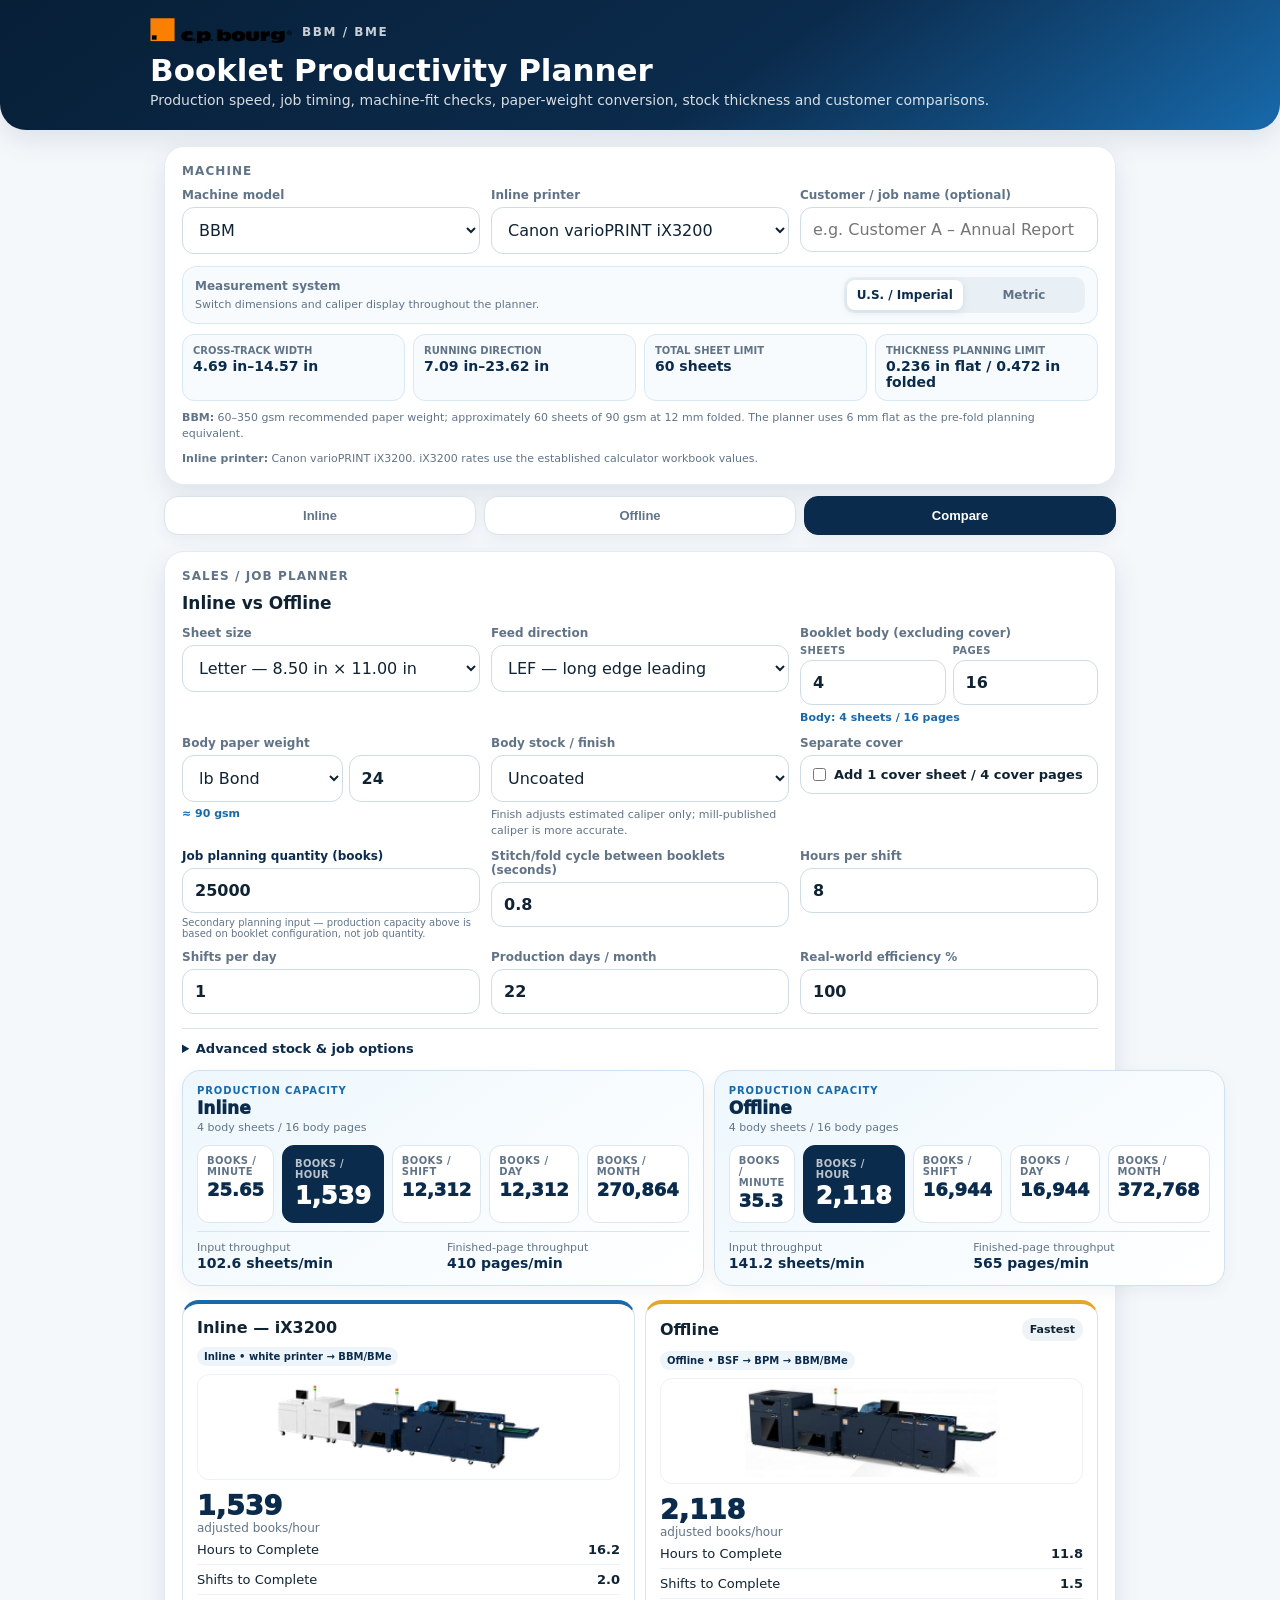
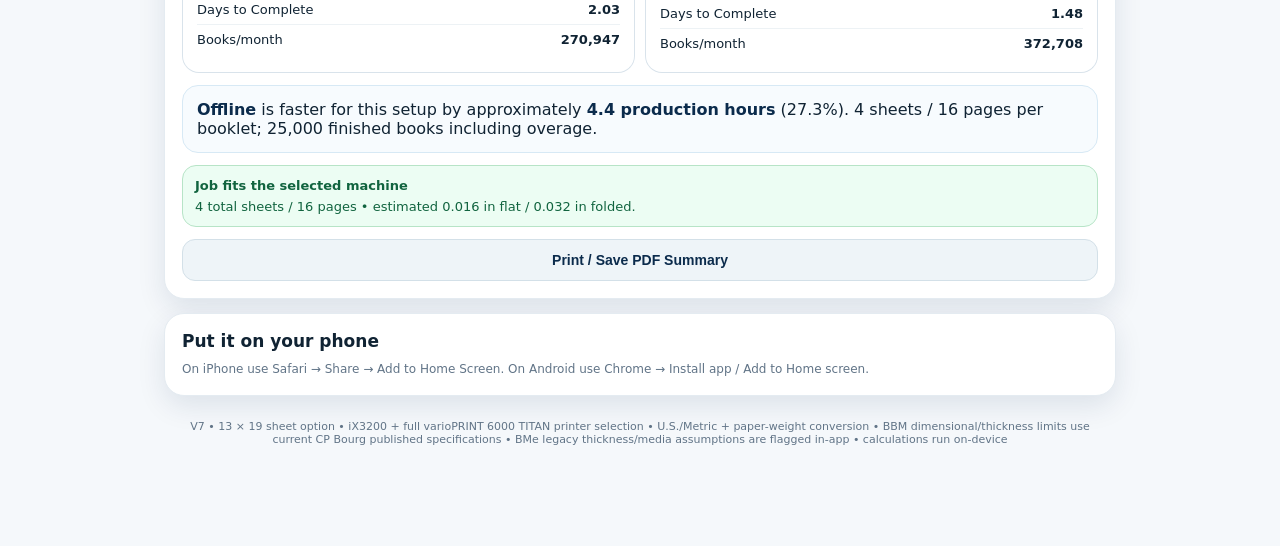
<file: index.html>
<!doctype html>
<html lang="en">
<head>
  <meta charset="utf-8" />
  <meta name="viewport" content="width=device-width,initial-scale=1,viewport-fit=cover" />
  <meta name="theme-color" content="#0b2b4c" />
  <meta name="apple-mobile-web-app-capable" content="yes" />
  <meta name="apple-mobile-web-app-status-bar-style" content="default" />
  <meta name="apple-mobile-web-app-title" content="Bourg Calc" />
  <link rel="manifest" href="manifest.json" />
  <title>CP Bourg Booklet Productivity Planner</title>
  <style>
    :root{--navy:#0b2b4c;--blue:#1769aa;--sky:#eaf4fb;--gold:#e4a829;--ink:#102333;--muted:#617487;--line:#d9e3eb;--bg:#f5f8fb;--card:#fff;--good:#16754a;--bad:#b42318;--warn:#9b6400;--shadow:0 10px 28px rgba(11,43,76,.10)}
    *{box-sizing:border-box}body{margin:0;font-family:Inter,ui-sans-serif,system-ui,-apple-system,BlinkMacSystemFont,"Segoe UI",sans-serif;background:var(--bg);color:var(--ink)}
    header{background:linear-gradient(145deg,#071f37,#0b2b4c 58%,#1769aa);color:#fff;padding:calc(18px + env(safe-area-inset-top)) 18px 22px;border-radius:0 0 26px 26px;box-shadow:var(--shadow)}
    .brand{max-width:980px;margin:auto}.brand-mark{display:flex;align-items:center;gap:10px;margin-bottom:8px}.brand-logo{display:block;width:142px;height:auto;background:#fff;border-radius:8px;padding:6px 9px}.brand-model{font-size:12px;letter-spacing:.13em;text-transform:uppercase;opacity:.78;font-weight:800}.brand h1{font-size:26px;margin:5px 0 4px;line-height:1.12}.brand p{margin:0;opacity:.84;font-size:14px}
    main{max-width:980px;margin:0 auto;padding:16px 14px 90px}.tabs{display:grid;grid-template-columns:repeat(3,1fr);gap:8px;margin:-3px 0 16px;position:sticky;top:8px;z-index:5}.tab{border:1px solid var(--line);background:#fff;border-radius:14px;padding:11px 6px;font-size:12px;font-weight:800;color:var(--muted);box-shadow:0 4px 14px rgba(11,43,76,.06)}.tab.active{background:var(--navy);color:#fff;border-color:var(--navy)}
    .card{background:var(--card);border:1px solid #e4ebf1;border-radius:20px;box-shadow:var(--shadow);padding:17px;margin-bottom:14px}.card h2{font-size:17px;margin:0 0 13px}.section-title{font-size:12px;text-transform:uppercase;letter-spacing:.09em;color:var(--muted);font-weight:900;margin-bottom:10px}
    label{display:block;font-size:12px;color:var(--muted);font-weight:750;margin-bottom:5px}.field-grid{display:grid;grid-template-columns:1fr 1fr;gap:11px}.field.full{grid-column:1/-1}select,input{width:100%;font:inherit;border:1px solid #cfdbe5;border-radius:12px;background:#fff;color:var(--ink);padding:12px;outline:none}select:focus,input:focus{border-color:var(--blue);box-shadow:0 0 0 3px rgba(23,105,170,.12)}input[type=number]{font-weight:800}.checkrow{display:flex;align-items:center;gap:8px;border:1px solid #cfdbe5;border-radius:12px;padding:11px 12px;background:#fff}.checkrow input{width:auto;margin:0}.checkrow label{margin:0;color:var(--ink);font-size:13px}
    .specbar{display:grid;grid-template-columns:repeat(2,1fr);gap:8px;margin-top:10px}.spec{background:#f7fbfe;border:1px solid #d7e9f5;border-radius:12px;padding:10px}.spec .k{font-size:10px;color:var(--muted);font-weight:800;text-transform:uppercase}.spec .v{font-size:14px;font-weight:900;color:var(--navy);margin-top:2px}
    .hero-result{background:linear-gradient(145deg,#f1f8fd,#fff);border:1px solid #d9eaf6;border-radius:18px;padding:16px;margin-top:14px}.hero-label{color:var(--muted);font-size:12px;font-weight:800}.hero-value{font-size:38px;line-height:1;margin:4px 0;font-weight:900;color:var(--navy);letter-spacing:-.03em}.hero-sub{font-size:13px;color:var(--muted)}
    .metrics{display:grid;grid-template-columns:1fr 1fr;gap:9px;margin-top:11px}.metric{border:1px solid var(--line);border-radius:14px;padding:11px;background:#fff}.metric .k{font-size:11px;color:var(--muted);font-weight:750}.metric .v{font-size:18px;font-weight:900;margin-top:2px}.metric.good .v{color:var(--good)}.metric.bad .v{color:var(--bad)}
    .rate-badge{display:flex;align-items:center;justify-content:space-between;gap:8px;background:var(--sky);border:1px solid #d3e8f7;border-radius:14px;padding:10px 12px;margin-top:12px;font-size:12px}.rate-badge b{font-size:14px;color:var(--navy);text-align:right}.estimate{color:var(--warn);font-weight:850;font-size:11px}
    .compare-grid{display:grid;gap:10px}.machine{border:1px solid var(--line);border-radius:17px;padding:14px}.machine.inline{border-top:4px solid var(--blue)}.machine.offline{border-top:4px solid var(--gold)}.machine-head{display:flex;justify-content:space-between;gap:8px;align-items:center;margin-bottom:8px}.machine h3{margin:0;font-size:16px}.pill{font-size:11px;font-weight:850;background:#edf3f7;border-radius:999px;padding:5px 8px}.big{font-size:27px;font-weight:950;color:var(--navy)}.small{font-size:12px;color:var(--muted)}
    .insight{border-radius:16px;padding:14px;background:#f7fbfe;border:1px solid #d7e9f5;margin-top:12px}.insight strong{color:var(--navy)}.status{border-radius:14px;padding:12px;margin-top:12px;font-size:13px}.status.ok{background:#ecfdf3;border:1px solid #b7e4c7;color:#11643f}.status.warn{background:#fff8e8;border:1px solid #f0d89d;color:#72500d}.status.bad{background:#fff0ee;border:1px solid #f0b5ae;color:#8d2017}.status b{font-weight:900}
    details{border-top:1px solid var(--line);margin-top:14px;padding-top:12px}summary{cursor:pointer;font-weight:850;font-size:13px;color:var(--navy)}.advanced{padding-top:12px}.note{font-size:12px;line-height:1.5;color:var(--muted);margin:9px 0 0}.footer-note{text-align:center;color:var(--muted);font-size:11px;padding:10px 14px}.hidden{display:none!important}.install,.action{width:100%;border:0;border-radius:13px;background:var(--gold);color:#102333;font-weight:900;padding:12px;margin-top:12px;font-size:14px}.secondary{background:#eef4f8;color:var(--navy);border:1px solid #d3e0e8}.reset{border:0;background:transparent;color:var(--blue);font-weight:850;padding:6px 0;font-size:12px}.subhead{font-weight:900;color:var(--navy);margin:14px 0 8px}.jobline{display:flex;justify-content:space-between;gap:14px;padding:7px 0;border-bottom:1px solid #edf2f5;font-size:13px}.jobline:last-child{border-bottom:0}.jobline b{text-align:right}.dim-note{font-size:11px;color:var(--muted);margin-top:5px}.source-note{font-size:11px;color:var(--muted);line-height:1.45;margin-top:9px}.current-solution{background:#fbfcfd;border:1px dashed #c7d3dc;border-radius:14px;padding:12px;margin-top:12px}.unitbar{display:flex;align-items:center;justify-content:space-between;gap:12px;background:#f7fbfe;border:1px solid #d7e9f5;border-radius:14px;padding:10px 12px;margin-top:12px}.unitbar .label{font-size:12px;color:var(--muted);font-weight:800}.seg{display:grid;grid-template-columns:1fr 1fr;gap:3px;background:#e9f0f5;border-radius:10px;padding:3px;min-width:190px}.seg button{border:0;background:transparent;border-radius:8px;padding:8px 10px;font:inherit;font-size:12px;font-weight:900;color:var(--muted);cursor:pointer}.seg button.active{background:#fff;color:var(--navy);box-shadow:0 2px 8px rgba(11,43,76,.10)}.equiv{font-size:11px;color:var(--blue);font-weight:750;margin-top:5px;line-height:1.35}.stock-note{font-size:11px;color:var(--muted);line-height:1.4;margin-top:5px}.weight-pair{display:grid;grid-template-columns:1.1fr .9fr;gap:6px}.finish-tag{font-size:10px;font-weight:850;color:var(--muted);text-transform:uppercase;letter-spacing:.04em}
    @media(min-width:700px){.compare-grid{grid-template-columns:repeat(2,1fr)}.field-grid{grid-template-columns:repeat(3,1fr)}.metrics{grid-template-columns:repeat(4,1fr)}.specbar{grid-template-columns:repeat(4,1fr)}.brand h1{font-size:31px}.tabs .tab{font-size:13px}}
    @media print{body{background:#fff}.tabs,.install,.action,.reset,.footer-note{display:none!important}header{border-radius:0;box-shadow:none}.card{box-shadow:none;break-inside:avoid}main{max-width:none;padding:10px}.view.hidden{display:none!important}}
  </style>
</head>
<body>
<header><div class="brand"><div class="brand-mark"><img class="brand-logo" src="./perfect-bind/assets/cp-bourg-logo.png" alt="CP Bourg"><span class="brand-model">BBM / BMe</span></div><h1>Booklet Productivity Planner</h1><p>Production speed, job timing, machine-fit checks, paper-weight conversion, stock thickness and customer comparisons.</p></div></header>
<main>
  <div class="card">
    <div class="section-title">Machine</div>
    <div class="field-grid">
      <div class="field"><label for="model">Machine model</label><select id="model"><option value="BBM">BBM</option><option value="BME">BMe (Legacy)</option></select></div>
      <div class="field"><label for="printer">Inline printer</label><select id="printer"><option value="IX3200">Canon varioPRINT iX3200</option><option value="VP6180">Canon varioPRINT 6180 TITAN</option><option value="VP6220">Canon varioPRINT 6220 TITAN</option><option value="VP6270">Canon varioPRINT 6270 TITAN</option><option value="VP6330">Canon varioPRINT 6330 TITAN</option></select></div>
      <div class="field"><label for="customerName">Customer / job name (optional)</label><input id="customerName" type="text" placeholder="e.g. Customer A – Annual Report"></div>
    </div>
    <div class="unitbar"><div><div class="label">Measurement system</div><div class="dim-note">Switch dimensions and caliper display throughout the planner.</div></div><div class="seg" role="group" aria-label="Measurement system"><button id="unitUS" type="button">U.S. / Imperial</button><button id="unitMetric" type="button">Metric</button></div></div>
    <div id="modelSpecs" class="specbar"></div>
    <div id="modelAssumption" class="source-note"></div>
    <div id="printerSource" class="source-note"></div>
  </div>

  <div class="tabs" role="tablist"><button class="tab active" data-view="compare">Compare</button><button class="tab" data-view="inline">Inline</button><button class="tab" data-view="offline">Offline</button></div>

  <section id="view-compare" class="view">
    <div class="card"><div class="section-title">Sales / Job Planner</div><h2>Inline vs Offline</h2><div id="compareInputs"></div><div class="compare-grid" id="compareResults" style="margin-top:14px"></div><div id="compareInsight" class="insight"></div><div id="compareCurrent"></div><div id="compareValidation"></div><button class="action secondary" onclick="window.print()">Print / Save PDF Summary</button></div>
  </section>

  <section id="view-inline" class="view hidden"><div class="card"><div class="section-title" id="inlinePrinterTitle">Inline w/ Canon varioPRINT iX3200</div><h2>Production & shift planner</h2><div id="inlineInputs"></div><div id="inlineRate" class="rate-badge"></div><div id="inlineResults"></div><div id="inlineValidation"></div><button class="reset" data-reset="inline">Reset Inline values</button></div></section>

  <section id="view-offline" class="view hidden"><div class="card"><div class="section-title">Offline</div><h2>Production & shift planner</h2><div id="offlineInputs"></div><div id="offlineRate" class="rate-badge"></div><div id="offlineResults"></div><div id="offlineValidation"></div><button class="reset" data-reset="offline">Reset Offline values</button></div></section>

  <div class="card"><h2 style="margin-bottom:4px">Put it on your phone</h2><p class="note">On iPhone use Safari → Share → Add to Home Screen. On Android use Chrome → Install app / Add to Home screen.</p><button id="installBtn" class="install" hidden>Install Bourg Calculator</button></div>
  <div class="footer-note">V7 • 13 × 19 sheet option • iX3200 + full varioPRINT 6000 TITAN printer selection • U.S./Metric + paper-weight conversion • BBM dimensional/thickness limits use current CP Bourg published specifications • BMe legacy thickness/media assumptions are flagged in-app • calculations run on-device</div>
</main>
<script src="./equipment-visuals.js?v=4.6"></script>
<script>
const LIMITS={minCross:4.69,maxCross:14.57,minRun:7.09,maxRun:23.62};
const MODELS={BBM:{name:'BBM',sheetMax:60,flatMax:6,foldedMax:12,gsmMin:60,gsmMax:350,assumed:false},BME:{name:'BMe (Legacy)',sheetMax:30,flatMax:6,foldedMax:12,gsmMin:60,gsmMax:350,assumed:true}};
const SIZES={letter:{name:'Letter',a:8.5,b:11},legal:{name:'Legal',a:8.5,b:14},ledger:{name:'Ledger',a:11,b:17},ledgerplus:{name:'Ledger +',a:12,b:18},thirteenxnineteen:{name:'13 × 19',a:13,b:19},ninetwelve:{name:'9 × 12',a:9,b:12},a4:{name:'A4',a:210/25.4,b:297/25.4},a3:{name:'A3',a:297/25.4,b:420/25.4},sra3:{name:'SRA3',a:320/25.4,b:450/25.4},custom:{name:'Custom',custom:true}};
// Published duplex IPM is divided by two to obtain physical duplex sheets/minute.
function vpSpeedPoints(letter,ledger,large){const anchors=[[8.5,letter],[17,ledger],[18,large]];return [8,8.5,9,14,17,17.3,18,19,19.7].map(x=>[x,interpolate(anchors,x)])}
const vpNote='Canon published duplex images/min divided by two at Letter, 11 × 17 and 12 × 18. Other formats/feed directions use estimated running-length speeds.';
const PRINTERS={
 IX3200:{name:'Canon varioPRINT iX3200',shortName:'iX3200',points:[[8.5,156],[9,147],[11,113],[12,107.25],[17,79],[18,75]],exact:{'letter-LEF':156,'letter-SEF':113,'legal-LEF':156,'ledger-SEF':79,'ledgerplus-SEF':75,'ninetwelve-SEF':107.25,'ninetwelve-LEF':147},note:'iX3200 rates use the established calculator workbook values.'},
 VP6180:{name:'Canon varioPRINT 6180 TITAN',shortName:'6180 TITAN',points:vpSpeedPoints(88.5,47.5,45),exact:{'letter-LEF':88.5,'ledger-SEF':47.5,'ledgerplus-SEF':45},note:vpNote},
 VP6220:{name:'Canon varioPRINT 6220 TITAN',shortName:'6220 TITAN',points:vpSpeedPoints(108,58,54.5),exact:{'letter-LEF':108,'ledger-SEF':58,'ledgerplus-SEF':54.5},note:vpNote},
 VP6270:{name:'Canon varioPRINT 6270 TITAN',shortName:'6270 TITAN',points:vpSpeedPoints(133,71.5,67.5),exact:{'letter-LEF':133,'ledger-SEF':71.5,'ledgerplus-SEF':67.5},note:vpNote},
 VP6330:{name:'Canon varioPRINT 6330 TITAN',shortName:'6330 TITAN',points:[[8,164],[8.5,160],[9,152.5],[14,100],[17,83.5],[17.3,82],[18,79],[19,75],[19.7,72.5]],exact:{'letter-LEF':160,'legal-SEF':100,'ledger-SEF':83.5,'ledgerplus-SEF':79,'thirteenxnineteen-SEF':75,'ninetwelve-LEF':152.5},note:'6330 TITAN rates are based on Canon published duplex impressions/minute by paper size, converted to physical duplex sheets/minute. Rotated/custom sizes are estimated from running length.'}
};
const SPEED_POINTS={offline:[[8.5,266.67],[9,251.85],[11,200],[12,183.33],[17,130],[18,120]]};
const EXACT_RATES={offline:{'letter-LEF':266.67,'letter-SEF':200,'legal-LEF':266.67,'ledger-SEF':130,'ledgerplus-SEF':120,'ninetwelve-SEF':183.33,'ninetwelve-LEF':251.85}};
const BASIS={GSM:{label:'GSM',factor:1},Bond:{label:'lb Bond',factor:3.7597303724},Text:{label:'lb Text / Book',factor:1.48014648345},Cover:{label:'lb Cover',factor:2.70411376784},Index:{label:'lb Index',factor:1.80795777471},Bristol:{label:'lb Bristol',factor:2.19280960511}};
const FINISHES={uncoated:{label:'Uncoated',factor:1.00},c2sMatte:{label:'Coated 2-side — matte/silk (C2S)',factor:.92},c2sGloss:{label:'Coated 2-side — gloss (C2S)',factor:.86},c1s:{label:'Coated 1-side (C1S)',factor:.95},highBulk:{label:'High-bulk / opaque',factor:1.12}};
let unitSystem=(()=>{try{const v4=JSON.parse(localStorage.getItem('bourgCalcV4')||'{}');return v4.unitSystem==='METRIC'?'METRIC':'US'}catch(e){return 'US'}})();
const fmt=(n,d=2)=>Number.isFinite(n)?n.toLocaleString(undefined,{minimumFractionDigits:d,maximumFractionDigits:d}):'—';
const intfmt=n=>Number.isFinite(n)?Math.round(n).toLocaleString():'—';
function esc(s){return String(s||'').replace(/[&<>"']/g,m=>({'&':'&amp;','<':'&lt;','>':'&gt;','"':'&quot;',"'":'&#39;'}[m]))}
function interpolate(points,x){const p=[...points].sort((a,b)=>a[0]-b[0]);if(x<=p[0][0]){const[a,b]=p;return a[1]+(x-a[0])*(b[1]-a[1])/(b[0]-a[0])}if(x>=p[p.length-1][0]){const a=p[p.length-2],b=p[p.length-1];return b[1]+(x-b[0])*(b[1]-a[1])/(b[0]-a[0])}for(let i=0;i<p.length-1;i++){const a=p[i],b=p[i+1];if(x>=a[0]&&x<=b[0])return a[1]+(x-a[0])*(b[1]-a[1])/(b[0]-a[0])}return NaN}
function orientDims(a,b,orientation){const short=Math.min(a,b),long=Math.max(a,b);return orientation==='LEF'?{cross:long,run:short}:{cross:short,run:long}}
function orientationValid(a,b,o){const d=orientDims(a,b,o);return d.cross>=LIMITS.minCross&&d.cross<=LIMITS.maxCross&&d.run>=LIMITS.minRun&&d.run<=LIMITS.maxRun}
function toDisplayInches(inches){return unitSystem==='METRIC'?inches*25.4:inches}
function fromDisplayLength(v){return unitSystem==='METRIC'?v/25.4:v}
function lengthUnit(){return unitSystem==='METRIC'?'mm':'in'}
function showLength(inches,d=2){return `${fmt(toDisplayInches(inches),unitSystem==='METRIC'?1:d)} ${lengthUnit()}`}
function showThickness(mm,d=2){return unitSystem==='METRIC'?`${fmt(mm,d)} mm`:`${fmt(mm/25.4,3)} in`}
function showCaliper(mm){return unitSystem==='METRIC'?`${fmt(mm*1000,0)} μm`:`${fmt(mm/0.0254,2)} mil`}
function sizeLabel(s){if(s.custom)return 'Custom size';return `${s.name} — ${showLength(s.a)} × ${showLength(s.b)}`}
function formatDimensions(key,prefix){if(key==='custom')return {a:Math.max(.01,fromDisplayLength(num(prefix+'CustomA',unitSystem==='METRIC'?216:8.5))),b:Math.max(.01,fromDisplayLength(num(prefix+'CustomB',unitSystem==='METRIC'?356:14)))};const s=SIZES[key]||SIZES.letter;return {a:s.a,b:s.b}}
function getRate(kind,key,orientation,a,b){const d=orientDims(a,b,orientation);let points,exactMap,printerName='';if(kind==='inline'){const p=PRINTERS[document.getElementById('printer').value]||PRINTERS.IX3200;points=p.points;exactMap=p.exact;printerName=p.name}else{points=SPEED_POINTS.offline;exactMap=EXACT_RATES.offline}const exact=exactMap[`${key}-${orientation}`];if(exact)return {spm:exact,sps:exact/60,run:d.run,estimated:false,printerName};const spm=interpolate(points,d.run);return {spm,sps:spm/60,run:d.run,estimated:true,printerName}}
function num(id,fallback=0){const e=document.getElementById(id);const v=e?parseFloat(e.value):NaN;return Number.isFinite(v)?v:fallback}
function checked(id){const e=document.getElementById(id);return !!(e&&e.checked)}
function weightToGsm(system,weight){const b=BASIS[system]||BASIS.GSM;return system==='GSM'?weight:weight*b.factor}
function gsmToWeight(system,gsm){const b=BASIS[system]||BASIS.GSM;return system==='GSM'?gsm:gsm/b.factor}
function weightLabel(system,weight){return system==='GSM'?`${fmt(weight,0)} gsm`:`${fmt(weight,0)} ${BASIS[system].label}`}
function nearestUsEquiv(gsm){return `${fmt(gsmToWeight('Bond',gsm),0)} lb Bond • ${fmt(gsmToWeight('Text',gsm),0)} lb Text • ${fmt(gsmToWeight('Cover',gsm),0)} lb Cover`}
function quickCaliper(gsm,finish='uncoated'){const f=(FINISHES[finish]||FINISHES.uncoated).factor;return Math.max(0,gsm)/900*f}
function exactCaliperMm(prefix,part){const v=Math.max(0,num(prefix+part+'Caliper',0));return unitSystem==='METRIC'?v/1000:v*0.0254}
function stock(prefix){const bodySheets=Math.max(0,Math.floor(num(prefix+'BodySheets',4))),hasCover=checked(prefix+'Cover'),bodySystem=document.getElementById(prefix+'BodyWeightSystem').value,coverSystem=document.getElementById(prefix+'CoverWeightSystem').value,bodyWeight=Math.max(0,num(prefix+'BodyWeight',90)),coverWeight=Math.max(0,num(prefix+'CoverWeight',250)),bodyGsm=weightToGsm(bodySystem,bodyWeight),coverGsm=weightToGsm(coverSystem,coverWeight),bodyFinish=document.getElementById(prefix+'BodyFinish').value,coverFinish=document.getElementById(prefix+'CoverFinish').value,bodyExact=exactCaliperMm(prefix,'Body'),coverExact=exactCaliperMm(prefix,'Cover'),bodyCal=bodyExact>0?bodyExact:quickCaliper(bodyGsm,bodyFinish),coverCal=hasCover?(coverExact>0?coverExact:quickCaliper(coverGsm,coverFinish)):0,totalSheets=bodySheets+(hasCover?1:0),flat=bodySheets*bodyCal+(hasCover?coverCal:0),folded=flat*2,pages=totalSheets*4;return {bodySheets,hasCover,bodySystem,coverSystem,bodyWeight,coverWeight,bodyGsm,coverGsm,bodyFinish,coverFinish,bodyCal,coverCal,bodyExact,coverExact,totalSheets,flat,folded,pages}}
function validateStock(prefix){const m=MODELS[document.getElementById('model').value],s=stock(prefix),issues=[];if(s.totalSheets>m.sheetMax)issues.push(`Total sheets (${s.totalSheets}) exceeds ${m.name} limit of ${m.sheetMax}.`);if(s.flat>m.flatMax)issues.push(`Estimated flat block thickness (${showThickness(s.flat)}) exceeds the ${showThickness(m.flatMax)} planning limit.`);if(s.bodyGsm<m.gsmMin||s.bodyGsm>m.gsmMax)issues.push(`Body stock ${weightLabel(s.bodySystem,s.bodyWeight)} (≈ ${fmt(s.bodyGsm,0)} gsm) is outside the ${m.gsmMin}–${m.gsmMax} gsm planning range.`);if(s.hasCover&&(s.coverGsm<m.gsmMin||s.coverGsm>m.gsmMax))issues.push(`Cover stock ${weightLabel(s.coverSystem,s.coverWeight)} (≈ ${fmt(s.coverGsm,0)} gsm) is outside the ${m.gsmMin}–${m.gsmMax} gsm planning range.`);return {ok:issues.length===0,issues,stock:s,model:m}}
function calc(rate,totalSheets,set=.8,shiftHours=8,shiftsDay=1,daysMonth=22,efficiency=100,qty=25000,setupMin=0,spoilage=0){const rawTime=(totalSheets/rate.sps)+set,rawBpm=60/rawTime,rawBph=rawBpm*60,eff=Math.max(.1,Math.min(1,efficiency/100)),bph=rawBph*eff,bpm=bph/60,effectiveSpm=totalSheets*bpm,productivity=effectiveSpm/rate.spm,targetQty=qty*(1+Math.max(0,spoilage)/100),setupHours=Math.max(0,setupMin)/60,runHours=targetQty/bph,totalHours=runHours+setupHours,shiftCapacity=bph*shiftHours,dayCapacity=shiftCapacity*shiftsDay,monthCapacity=dayCapacity*daysMonth,shiftsNeeded=totalHours/shiftHours,daysNeeded=totalHours/(shiftHours*shiftsDay),sheetsNeeded=targetQty*totalSheets;return {rawTime,bph,bpm,effectiveSpm,productivity,targetQty,totalHours,setupHours,shiftCapacity,dayCapacity,monthCapacity,shiftsNeeded,daysNeeded,sheetsNeeded}}
function weightSystems(selected){return Object.entries(BASIS).map(([k,v])=>`<option value="${k}" ${k===selected?'selected':''}>${v.label}</option>`).join('')}
function finishes(selected='uncoated'){return Object.entries(FINISHES).map(([k,v])=>`<option value="${k}" ${k===selected?'selected':''}>${v.label}</option>`).join('')}
function baseInputs(prefix,compare=false){const defaultBodySystem=unitSystem==='METRIC'?'GSM':'Bond',defaultBodyWeight=unitSystem==='METRIC'?90:24,defaultCoverSystem=unitSystem==='METRIC'?'GSM':'Cover',defaultCoverWeight=unitSystem==='METRIC'?250:90,customA=unitSystem==='METRIC'?216:8.5,customB=unitSystem==='METRIC'?356:14;return `<div class="field-grid">
<div class="field"><label for="${prefix}Size">Sheet size</label><select id="${prefix}Size">${Object.entries(SIZES).map(([k,s])=>`<option value="${k}">${sizeLabel(s)}</option>`).join('')}</select></div>
<div class="field"><label for="${prefix}Orientation">Feed direction</label><select id="${prefix}Orientation"></select></div>
<div class="field customFields hidden"><label id="${prefix}CustomLabel">Custom size (${lengthUnit()})</label><div style="display:grid;grid-template-columns:1fr 1fr;gap:6px"><input id="${prefix}CustomA" type="number" min="1" max="800" step="${unitSystem==='METRIC'?'0.1':'0.01'}" value="${customA}" aria-label="Custom dimension one"><input id="${prefix}CustomB" type="number" min="1" max="800" step="${unitSystem==='METRIC'?'0.1':'0.01'}" value="${customB}" aria-label="Custom dimension two"></div><div class="dim-note">Orientation determines cross-track vs running direction.</div></div>
<div class="field"><label for="${prefix}BodySheets">Body sheets (excluding cover)</label><input id="${prefix}BodySheets" type="number" min="1" max="60" step="1" value="4"></div>
<div class="field"><label>Body paper weight</label><div class="weight-pair"><select id="${prefix}BodyWeightSystem" data-part="Body">${weightSystems(defaultBodySystem)}</select><input id="${prefix}BodyWeight" type="number" min="1" max="1000" step="1" value="${defaultBodyWeight}" aria-label="Body paper weight"></div><div id="${prefix}BodyEquivalent" class="equiv"></div></div>
<div class="field"><label for="${prefix}BodyFinish">Body stock / finish</label><select id="${prefix}BodyFinish">${finishes('uncoated')}</select><div class="stock-note">Finish adjusts estimated caliper only; mill-published caliper is more accurate.</div></div>
<div class="field"><label>Separate cover</label><div class="checkrow"><input id="${prefix}Cover" type="checkbox"><label for="${prefix}Cover">Add 1 cover sheet</label></div></div>
<div class="field coverFields hidden"><label>Cover paper weight</label><div class="weight-pair"><select id="${prefix}CoverWeightSystem" data-part="Cover">${weightSystems(defaultCoverSystem)}</select><input id="${prefix}CoverWeight" type="number" min="1" max="1000" step="1" value="${defaultCoverWeight}" aria-label="Cover paper weight"></div><div id="${prefix}CoverEquivalent" class="equiv"></div></div>
<div class="field coverFields hidden"><label for="${prefix}CoverFinish">Cover stock / finish</label><select id="${prefix}CoverFinish">${finishes('c2sGloss')}</select></div>
<div class="field"><label for="${prefix}Qty">Job quantity (books)</label><input id="${prefix}Qty" type="number" min="1" step="100" value="25000"></div>
<div class="field"><label for="${prefix}Set">Stitch/fold cycle between booklets (seconds)</label><input id="${prefix}Set" type="number" min="0" max="10" step="0.1" value="0.8"></div>
<div class="field"><label for="${prefix}Shift">Hours per shift</label><input id="${prefix}Shift" type="number" min="1" max="24" step="0.5" value="8"></div>
<div class="field"><label for="${prefix}Shifts">Shifts per day</label><input id="${prefix}Shifts" type="number" min="1" max="3" step="1" value="1"></div>
<div class="field"><label for="${prefix}DaysMonth">Production days / month</label><input id="${prefix}DaysMonth" type="number" min="1" max="31" step="1" value="22"></div>
<div class="field"><label for="${prefix}Efficiency">Real-world efficiency %</label><input id="${prefix}Efficiency" type="number" min="10" max="100" step="1" value="100"></div>
</div><details><summary>Advanced stock & job options</summary><div class="advanced field-grid">
<div class="field"><label id="${prefix}BodyCaliperLabel" for="${prefix}BodyCaliper">Body caliper override (${unitSystem==='METRIC'?'microns':'mils'})</label><input id="${prefix}BodyCaliper" type="number" min="0" max="3000" step="${unitSystem==='METRIC'?'1':'0.01'}" value="0"><div class="dim-note">0 = estimated from weight + finish. Use the paper mill's published caliper when available.</div></div>
<div class="field coverFields hidden"><label id="${prefix}CoverCaliperLabel" for="${prefix}CoverCaliper">Cover caliper override (${unitSystem==='METRIC'?'microns':'mils'})</label><input id="${prefix}CoverCaliper" type="number" min="0" max="3000" step="${unitSystem==='METRIC'?'1':'0.01'}" value="0"></div>
<div class="field"><label for="${prefix}Setup">Setup / changeover minutes</label><input id="${prefix}Setup" type="number" min="0" max="999" step="1" value="0"></div>
<div class="field"><label for="${prefix}Spoilage">Spoilage / overage %</label><input id="${prefix}Spoilage" type="number" min="0" max="100" step="0.1" value="0"></div>
${compare?'<div class="field"><label for="compareCurrentBph">Customer current solution (books/hour)</label><input id="compareCurrentBph" type="number" min="0" step="100" value="0"><div class="dim-note">Optional. Enter 0 to hide current-solution comparison.</div></div>':''}
</div></details>`}
function buildInputs(){document.getElementById('compareInputs').innerHTML=baseInputs('compare',true);document.getElementById('inlineInputs').innerHTML=baseInputs('inline');document.getElementById('offlineInputs').innerHTML=baseInputs('offline')}
function syncOrientation(prefix){const key=document.getElementById(prefix+'Size').value,box=document.querySelector(`#${prefix}Inputs .customFields`),dims=formatDimensions(key,prefix);box.classList.toggle('hidden',key!=='custom');const sel=document.getElementById(prefix+'Orientation'),prior=sel.value,opts=['LEF','SEF'].filter(o=>orientationValid(dims.a,dims.b,o));sel.innerHTML=opts.map(o=>`<option value="${o}">${o} — ${o==='LEF'?'long edge leading':'short edge leading'}</option>`).join('');if(opts.includes(prior))sel.value=prior;if(!opts.length)sel.innerHTML='<option value="">No valid feed direction</option>'}
function toggleCover(prefix){document.querySelectorAll(`#${prefix}Inputs .coverFields`).forEach(e=>e.classList.toggle('hidden',!checked(prefix+'Cover')));updateEquivalent(prefix,'Cover')}
function printerInfo(){const p=PRINTERS[document.getElementById('printer').value]||PRINTERS.IX3200;document.getElementById('inlinePrinterTitle').textContent=`Inline w/ ${p.name}`;document.getElementById('printerSource').innerHTML=`<b>Inline printer:</b> ${p.name}. ${p.note}`;}
function modelInfo(){const m=MODELS[document.getElementById('model').value];document.getElementById('unitUS').classList.toggle('active',unitSystem==='US');document.getElementById('unitMetric').classList.toggle('active',unitSystem==='METRIC');document.getElementById('modelSpecs').innerHTML=`<div class="spec"><div class="k">Cross-track width</div><div class="v">${showLength(LIMITS.minCross)}–${showLength(LIMITS.maxCross)}</div></div><div class="spec"><div class="k">Running direction</div><div class="v">${showLength(LIMITS.minRun)}–${showLength(LIMITS.maxRun)}</div></div><div class="spec"><div class="k">Total sheet limit</div><div class="v">${m.sheetMax} sheets</div></div><div class="spec"><div class="k">Thickness planning limit</div><div class="v">${showThickness(m.flatMax)} flat / ${showThickness(m.foldedMax)} folded</div></div>`;document.getElementById('modelAssumption').innerHTML=m.assumed?'<b>BMe note:</b> 30-sheet / 120-page legacy limit is established. Until the legacy thickness/media specifications are located, this planner uses the BBM thickness/media values as assumptions.':'<b>BBM:</b> 60–350 gsm recommended paper weight; approximately 60 sheets of 90 gsm at 12 mm folded. The planner uses 6 mm flat as the pre-fold planning equivalent.'}
function jobState(prefix,kind){syncOrientation(prefix);toggleCover(prefix);const key=document.getElementById(prefix+'Size').value,d=formatDimensions(key,prefix),o=document.getElementById(prefix+'Orientation').value,v=validateStock(prefix);if(!o)return {...v,key,d,o,rate:null,fit:false,fitReason:'No valid feed orientation for this sheet size.'};const od=orientDims(d.a,d.b,o),fit=orientationValid(d.a,d.b,o),rate=getRate(kind,key,o,d.a,d.b),c=calc(rate,v.stock.totalSheets,num(prefix+'Set',.8),num(prefix+'Shift',8),num(prefix+'Shifts',1),num(prefix+'DaysMonth',22),num(prefix+'Efficiency',100),num(prefix+'Qty',25000),num(prefix+'Setup',0),num(prefix+'Spoilage',0));return {...v,key,d,o,od,rate,c,fit,fitReason:fit?'':`${o} does not fit: ${showLength(od.cross)} cross-track × ${showLength(od.run)} running direction. Limits are ${showLength(LIMITS.maxCross)} cross-track and ${showLength(LIMITS.maxRun)} running direction.`}}
function renderValidation(el,state){const issues=[...state.issues];if(!state.fit)issues.unshift(state.fitReason);let cls='ok',title='Job fits the selected machine';if(issues.length){cls='bad';title='Job needs attention'}const s=state.stock;el.innerHTML=`<div class="status ${cls}"><b>${title}</b>${issues.length?'<div style="margin-top:6px">'+issues.map(x=>`• ${esc(x)}`).join('<br>')+'</div>':`<div style="margin-top:6px">${s.totalSheets} total sheets / ${s.pages} pages • estimated ${showThickness(s.flat)} flat / ${showThickness(s.folded)} folded.</div>`}</div>${state.rate&&state.rate.estimated?'<div class="status warn"><b>Estimated speed:</b> this size/feed direction is not an exact workbook rate. Speed is estimated from running length using the workbook rate curve.</div>':''}`}
function renderResults(el,state){if(!state.c){el.innerHTML='';return}const c=state.c,s=state.stock;const bodyFinish=(FINISHES[s.bodyFinish]||FINISHES.uncoated).label,coverFinish=(FINISHES[s.coverFinish]||FINISHES.uncoated).label;el.innerHTML=`<div class="hero-result"><div class="hero-label">ADJUSTED BOOKS PER HOUR</div><div class="hero-value">${intfmt(c.bph)}</div><div class="hero-sub">${s.totalSheets} sheets / ${s.pages} pages • ${fmt(c.rawTime)} sec/book nominal cycle</div><div class="metrics"><div class="metric"><div class="k">Books / minute</div><div class="v">${fmt(c.bpm)}</div></div><div class="metric"><div class="k">Effective sheets / min</div><div class="v">${fmt(c.effectiveSpm)}</div></div><div class="metric good"><div class="k">System productivity</div><div class="v">${fmt(c.productivity*100,1)}%</div></div><div class="metric"><div class="k">Books / shift</div><div class="v">${intfmt(c.shiftCapacity)}</div></div><div class="metric"><div class="k">Books / day</div><div class="v">${intfmt(c.dayCapacity)}</div></div><div class="metric"><div class="k">Books / month</div><div class="v">${intfmt(c.monthCapacity)}</div></div><div class="metric"><div class="k">Hours to finish job</div><div class="v">${fmt(c.totalHours,1)}</div></div><div class="metric"><div class="k">Shifts to finish</div><div class="v">${fmt(c.shiftsNeeded,1)}</div></div></div><div class="subhead">Job plan</div><div class="jobline"><span>Production days needed</span><b>${fmt(c.daysNeeded,2)}</b></div><div class="jobline"><span>Total books incl. overage</span><b>${intfmt(c.targetQty)}</b></div><div class="jobline"><span>Total input sheets</span><b>${intfmt(c.sheetsNeeded)}</b></div><div class="jobline"><span>Body stock</span><b>${weightLabel(s.bodySystem,s.bodyWeight)} ≈ ${fmt(s.bodyGsm,0)} gsm • ${bodyFinish}</b></div>${s.hasCover?`<div class="jobline"><span>Cover stock</span><b>${weightLabel(s.coverSystem,s.coverWeight)} ≈ ${fmt(s.coverGsm,0)} gsm • ${coverFinish}</b></div>`:''}<div class="jobline"><span>Body caliper ${s.bodyExact>0?'(exact)':'(estimated)'}</span><b>${showCaliper(s.bodyCal)}</b></div>${s.hasCover?`<div class="jobline"><span>Cover caliper ${s.coverExact>0?'(exact)':'(estimated)'}</span><b>${showCaliper(s.coverCal)}</b></div>`:''}<div class="jobline"><span>Flat block thickness</span><b>${showThickness(s.flat)} / ${showThickness(state.model.flatMax)}</b></div><div class="jobline"><span>Folded booklet thickness</span><b>${showThickness(s.folded)} / ${showThickness(state.model.foldedMax)}</b></div><div class="jobline"><span>Feed envelope</span><b>${showLength(state.od.cross)} cross × ${showLength(state.od.run)} run</b></div></div>`}
function updateSingle(prefix,kind){const state=jobState(prefix,kind),rateEl=document.getElementById(prefix+'Rate');if(state.rate)rateEl.innerHTML=`<span>Rated input speed ${state.rate.estimated?'<span class="estimate">(estimated)</span>':''}${state.rate.printerName?` • ${state.rate.printerName}`:''}</span><b>${fmt(state.rate.spm)} sheets/min • ${fmt(state.rate.sps)} sheets/sec</b>`;else rateEl.innerHTML='<span>Rated input speed</span><b>—</b>';renderResults(document.getElementById(prefix+'Results'),state);renderValidation(document.getElementById(prefix+'Validation'),state);save()}
function copyCompareCommon(from,to){const fields=['Size','Orientation','CustomA','CustomB','BodySheets','BodyWeightSystem','BodyWeight','BodyFinish','Cover','CoverWeightSystem','CoverWeight','CoverFinish','BodyCaliper','CoverCaliper','Qty','Set','Shift','Shifts','DaysMonth','Efficiency','Setup','Spoilage'];fields.forEach(f=>{const a=document.getElementById(from+f),b=document.getElementById(to+f);if(a&&b){if(a.type==='checkbox')b.checked=a.checked;else b.value=a.value}})}
function updateCompare(){const i=jobState('compare','inline'),o=jobState('compare','offline'),valid=i.fit&&i.ok&&o.fit&&o.ok;const inlineName=(PRINTERS[document.getElementById('printer').value]||PRINTERS.IX3200).shortName;const best=i.c&&o.c?(i.c.totalHours<=o.c.totalHours?`Inline — ${inlineName}`:'Offline'):'—',saved=i.c&&o.c?Math.abs(i.c.totalHours-o.c.totalHours):NaN,pct=i.c&&o.c?saved/Math.max(i.c.totalHours,o.c.totalHours)*100:NaN;document.getElementById('compareResults').innerHTML=[[`Inline — ${inlineName}`,'inline',i],['Offline','offline',o]].map(([name,cl,s])=>s.c?`<div class="machine ${cl}"><div class="machine-head"><h3>${name}</h3>${name===best?'<span class="pill">Fastest</span>':''}</div><div class="big">${intfmt(s.c.bph)}</div><div class="small">adjusted books/hour${s.rate.estimated?' • estimated rate':''}</div><div class="jobline"><span>Hours for job</span><b>${fmt(s.c.totalHours,1)}</b></div><div class="jobline"><span>Shifts</span><b>${fmt(s.c.shiftsNeeded,1)}</b></div><div class="jobline"><span>Days</span><b>${fmt(s.c.daysNeeded,2)}</b></div><div class="jobline"><span>Books/month</span><b>${intfmt(s.c.monthCapacity)}</b></div></div>`:'').join('');const job=esc(document.getElementById('customerName').value),lead=job?`<strong>${job}</strong><br>`:'';document.getElementById('compareInsight').innerHTML=i.c&&o.c?`${lead}<strong>${best}</strong> is faster for this setup by approximately <strong>${fmt(saved,1)} production hours</strong> (${fmt(pct,1)}%). ${i.stock.totalSheets} sheets / ${i.stock.pages} pages per booklet; ${intfmt(i.c.targetQty)} finished books including overage.`:`${lead}Choose a valid sheet size and feed direction to calculate the comparison.`;const cur=num('compareCurrentBph',0);if(cur>0&&i.c&&o.c){const target=i.c.targetQty,currentHours=target/cur,inlineSave=currentHours-i.c.totalHours,offlineSave=currentHours-o.c.totalHours;document.getElementById('compareCurrent').innerHTML=`<div class="current-solution"><b>Customer current solution: ${intfmt(cur)} books/hour</b><div class="jobline"><span>Current solution job time</span><b>${fmt(currentHours,1)} hr</b></div><div class="jobline"><span>Inline time saved</span><b>${fmt(inlineSave,1)} hr</b></div><div class="jobline"><span>Offline time saved</span><b>${fmt(offlineSave,1)} hr</b></div></div>`}else document.getElementById('compareCurrent').innerHTML='';renderValidation(document.getElementById('compareValidation'),i);if(!valid)document.getElementById('compareInsight').innerHTML+='<div style="margin-top:8px;color:var(--bad)"><b>Production comparison is shown for planning only until the machine-fit/stock warnings are resolved.</b></div>';save()}
function updateEquivalent(prefix,part){const sys=document.getElementById(prefix+part+'WeightSystem'),w=document.getElementById(prefix+part+'Weight'),out=document.getElementById(prefix+part+'Equivalent');if(!sys||!w||!out)return;const gsm=weightToGsm(sys.value,Math.max(0,parseFloat(w.value)||0));out.textContent=sys.value==='GSM'?`≈ ${nearestUsEquiv(gsm)}`:`≈ ${fmt(gsm,0)} gsm`;sys.dataset.prevSystem=sys.value}
function convertWeightSystem(prefix,part,newSystem){const sys=document.getElementById(prefix+part+'WeightSystem'),w=document.getElementById(prefix+part+'Weight');if(!sys||!w)return;const old=sys.dataset.prevSystem||sys.value,oldWeight=Math.max(0,parseFloat(w.value)||0),gsm=weightToGsm(old,oldWeight);w.value=fmt(gsmToWeight(newSystem,gsm),newSystem==='GSM'?0:1).replace(/,/g,'');sys.dataset.prevSystem=newSystem;updateEquivalent(prefix,part)}
function refreshSizeOptions(prefix){const sel=document.getElementById(prefix+'Size'),prior=sel.value;sel.innerHTML=Object.entries(SIZES).map(([k,s])=>`<option value="${k}">${sizeLabel(s)}</option>`).join('');if(SIZES[prior])sel.value=prior}
function convertDisplayUnits(next){if(next===unitSystem)return;const old=unitSystem;['compare','inline','offline'].forEach(p=>{['CustomA','CustomB'].forEach(f=>{const e=document.getElementById(p+f);if(e){const v=parseFloat(e.value);if(Number.isFinite(v))e.value=next==='METRIC'?fmt(v*25.4,1).replace(/,/g,''):fmt(v/25.4,2).replace(/,/g,'')}});['BodyCaliper','CoverCaliper'].forEach(f=>{const e=document.getElementById(p+f);if(e){const v=parseFloat(e.value);if(Number.isFinite(v)&&v>0)e.value=next==='METRIC'?fmt(v*25.4,0).replace(/,/g,''):fmt(v/25.4,2).replace(/,/g,'')}})});unitSystem=next;['compare','inline','offline'].forEach(p=>{refreshSizeOptions(p);const lab=document.getElementById(p+'CustomLabel');if(lab)lab.textContent=`Custom size (${lengthUnit()})`;const bl=document.getElementById(p+'BodyCaliperLabel');if(bl)bl.textContent=`Body caliper override (${unitSystem==='METRIC'?'microns':'mils'})`;const cl=document.getElementById(p+'CoverCaliperLabel');if(cl)cl.textContent=`Cover caliper override (${unitSystem==='METRIC'?'microns':'mils'})`;syncOrientation(p)});modelInfo();updateCompare();updateSingle('inline','inline');updateSingle('offline','offline');save()}
function applyUnitPaperDefaults(next){['compare','inline','offline'].forEach(p=>{[['Body','Bond'],['Cover','Cover']].forEach(([part,usType])=>{const sys=document.getElementById(p+part+'WeightSystem'),w=document.getElementById(p+part+'Weight');if(!sys||!w)return;const gsm=weightToGsm(sys.value,Math.max(0,parseFloat(w.value)||0)),target=next==='METRIC'?'GSM':usType;sys.value=target;sys.dataset.prevSystem=target;w.value=fmt(gsmToWeight(target,gsm),target==='GSM'?0:1).replace(/,/g,'');updateEquivalent(p,part)})})}
function bindPrefix(prefix,fn){const root=document.getElementById(prefix+'Inputs');['Body','Cover'].forEach(part=>{const s=document.getElementById(prefix+part+'WeightSystem');if(s)s.dataset.prevSystem=s.value;updateEquivalent(prefix,part)});root.addEventListener('input',e=>{if(e.target.id===prefix+'Size'||e.target.id===prefix+'CustomA'||e.target.id===prefix+'CustomB')syncOrientation(prefix);if(e.target.id===prefix+'Cover')toggleCover(prefix);if(e.target.id===prefix+'BodyWeight')updateEquivalent(prefix,'Body');if(e.target.id===prefix+'CoverWeight')updateEquivalent(prefix,'Cover');fn()});root.addEventListener('change',e=>{if(e.target.id===prefix+'Size'||e.target.id===prefix+'CustomA'||e.target.id===prefix+'CustomB')syncOrientation(prefix);if(e.target.id===prefix+'Cover')toggleCover(prefix);if(e.target.id===prefix+'BodyWeightSystem')convertWeightSystem(prefix,'Body',e.target.value);if(e.target.id===prefix+'CoverWeightSystem')convertWeightSystem(prefix,'Cover',e.target.value);fn()})}
function save(){try{const o={model:document.getElementById('model').value,printer:document.getElementById('printer').value,customerName:document.getElementById('customerName').value,unitSystem};['compare','inline','offline'].forEach(p=>{document.querySelectorAll(`#${p}Inputs input,#${p}Inputs select`).forEach(e=>o[e.id]=e.type==='checkbox'?e.checked:e.value)});localStorage.setItem('bourgCalcV4',JSON.stringify(o))}catch(e){}}
function restore(){try{let o=JSON.parse(localStorage.getItem('bourgCalcV4')||'null');if(!o){const old=JSON.parse(localStorage.getItem('bourgCalcV3')||'{}');o={...old,unitSystem:'US'};['compare','inline','offline'].forEach(p=>{if(old[p+'BodyGsm']){o[p+'BodyWeightSystem']='GSM';o[p+'BodyWeight']=old[p+'BodyGsm']}if(old[p+'CoverGsm']){o[p+'CoverWeightSystem']='GSM';o[p+'CoverWeight']=old[p+'CoverGsm']}})}if(o.unitSystem==='METRIC'||o.unitSystem==='US')unitSystem=o.unitSystem;Object.entries(o).forEach(([id,v])=>{const e=document.getElementById(id);if(e){if(e.type==='checkbox')e.checked=!!v;else e.value=v}})}catch(e){}}
function reset(prefix){localStorage.removeItem('bourgCalcV4');localStorage.removeItem('bourgCalcV3');location.reload()}
buildInputs();restore();printerInfo();['compare','inline','offline'].forEach(p=>{refreshSizeOptions(p);syncOrientation(p);toggleCover(p);['Body','Cover'].forEach(part=>{const s=document.getElementById(p+part+'WeightSystem');if(s)s.dataset.prevSystem=s.value;updateEquivalent(p,part)})});modelInfo();
bindPrefix('compare',updateCompare);bindPrefix('inline',()=>updateSingle('inline','inline'));bindPrefix('offline',()=>updateSingle('offline','offline'));
document.getElementById('model').addEventListener('change',()=>{modelInfo();updateCompare();updateSingle('inline','inline');updateSingle('offline','offline')});document.getElementById('printer').addEventListener('change',()=>{printerInfo();updateCompare();updateSingle('inline','inline')});document.getElementById('customerName').addEventListener('input',updateCompare);document.getElementById('unitUS').addEventListener('click',()=>{if(unitSystem!=='US'){applyUnitPaperDefaults('US');convertDisplayUnits('US')}});document.getElementById('unitMetric').addEventListener('click',()=>{if(unitSystem!=='METRIC'){applyUnitPaperDefaults('METRIC');convertDisplayUnits('METRIC')}});
updateCompare();updateSingle('inline','inline');updateSingle('offline','offline');
document.querySelectorAll('.tab').forEach(b=>b.addEventListener('click',()=>{document.querySelectorAll('.tab').forEach(x=>x.classList.remove('active'));b.classList.add('active');document.querySelectorAll('.view').forEach(v=>v.classList.add('hidden'));document.getElementById('view-'+b.dataset.view).classList.remove('hidden')}));document.querySelectorAll('[data-reset]').forEach(b=>b.addEventListener('click',()=>reset(b.dataset.reset)));
let deferredPrompt;const installBtn=document.getElementById('installBtn');window.addEventListener('beforeinstallprompt',e=>{e.preventDefault();deferredPrompt=e;installBtn.hidden=false});installBtn.addEventListener('click',async()=>{if(!deferredPrompt)return;deferredPrompt.prompt();await deferredPrompt.userChoice;deferredPrompt=null;installBtn.hidden=true});
if('serviceWorker'in navigator)window.addEventListener('load',()=>navigator.serviceWorker.register('./service-worker.js'));
</script>
</body>
</html>
</file>
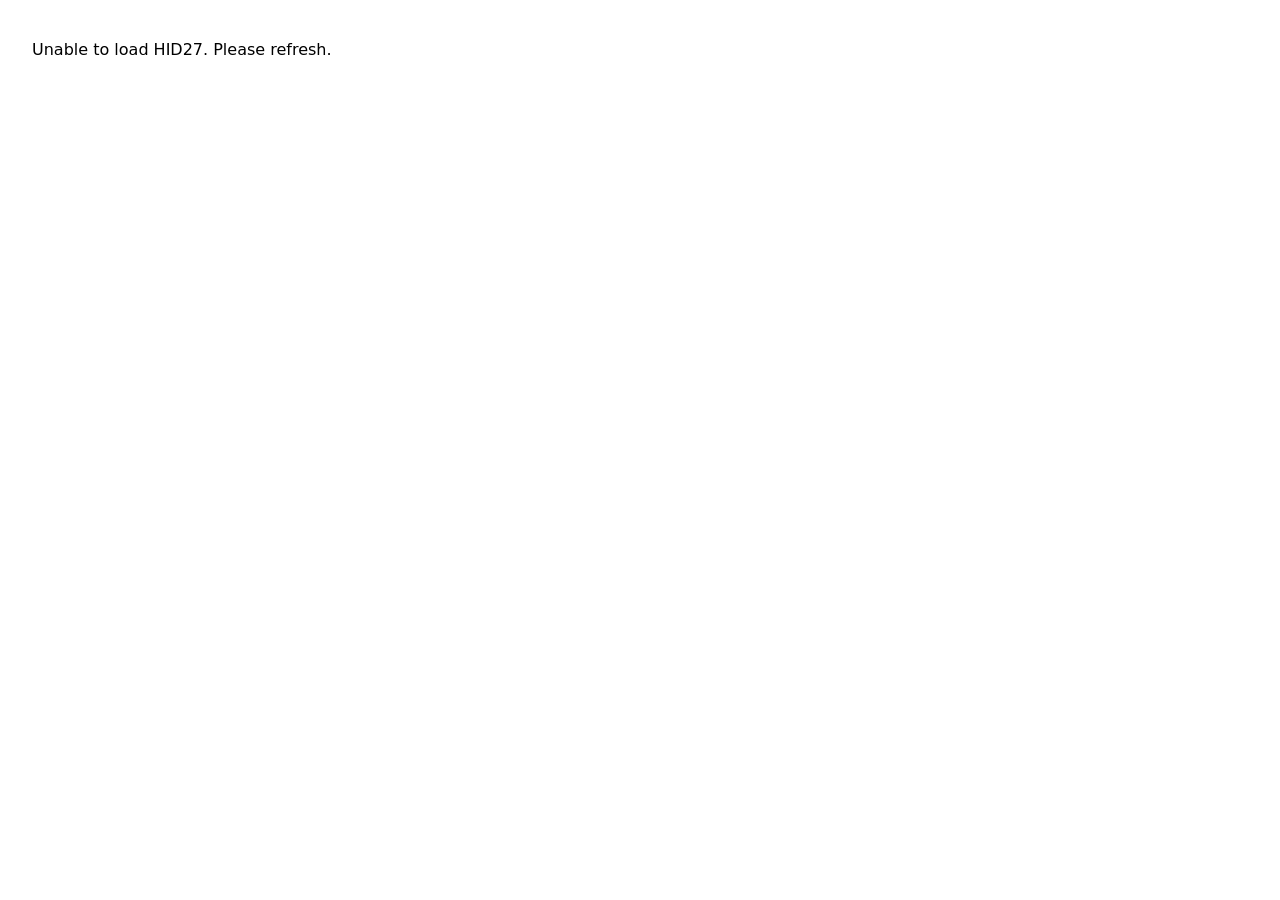
<file: hid27/index.html>
<!doctype html><html><head><meta charset="utf-8"><meta name="viewport" content="width=device-width,initial-scale=1,viewport-fit=cover"><title>C.P. Bourg • HID27</title></head><body><script>(async()=>{try{if('serviceWorker' in navigator){const regs=await navigator.serviceWorker.getRegistrations();await Promise.all(regs.map(r=>r.unregister().catch(()=>false)));}const src='https://bme-productivity-calculator-emb64hb8y-dockzio.vercel.app/hid27/bright.html';let h=await (await fetch(src,{cache:'no-store'})).text();h=h.replace('</style>',`.photoChoice{display:grid;grid-template-columns:1fr 1fr;gap:10px;margin-top:14px}.photoChoice label{display:flex;align-items:center;justify-content:center;gap:8px;min-height:54px;border-radius:15px;font-size:14px;font-weight:900;cursor:pointer}.photoChoice .cameraChoice{background:linear-gradient(135deg,#4d91b8,#6eb7d9);color:#fff;box-shadow:0 8px 18px rgba(77,145,184,.18)}.photoChoice .galleryChoice{background:#fff;border:1px solid var(--line);color:#284f67}.photoChoice input{position:absolute;width:1px;height:1px;opacity:0;pointer-events:none}.exportLink{display:block;margin:10px 0 12px;text-decoration:none;text-align:center}.globalHome{position:fixed;z-index:90;right:14px;top:max(calc(12px + env(safe-area-inset-top)),58px);display:flex;align-items:center;justify-content:center;min-height:42px;padding:0 14px;border-radius:999px;background:rgba(255,255,255,.96);border:1px solid var(--line);box-shadow:0 8px 22px rgba(39,71,94,.14);color:#284f67;text-decoration:none;font-size:12px;font-weight:900;backdrop-filter:blur(12px)}@media(max-width:420px){.photoChoice{grid-template-columns:1fr}.globalHome{right:10px;top:max(calc(12px + env(safe-area-inset-top)),58px)}}</style>`);h=h.replace('<body>','<body><a class="globalHome" href="./">⌂ Home</a>');h=h.replace('<label for="cardPhoto"><div class="cam">📷</div><strong>Take badge / card photo</strong><div class="muted">Tap to use camera or choose a photo</div></label><input id="cardPhoto" type="file" accept="image/*" capture="environment">','<div class="cam">📷</div><strong>Add badge / business card photo</strong><div class="muted">Choose how you want to add it.</div><div class="photoChoice"><label class="cameraChoice" for="cardPhoto">📷 Take Photo</label><label class="galleryChoice" for="galleryPhoto">🖼️ Existing Photo</label><input id="cardPhoto" type="file" accept="image/*" capture="environment"><input id="galleryPhoto" type="file" accept="image/*"></div>');h=h.replace('<section id="leads" class="section"><button class="back" data-view="home">← Home</button><div class="card"><h3>👥 Leads</h3><input id="leadSearch" class="input" placeholder="Search name or company"><div id="leadList"></div></div></section>','<section id="leads" class="section"><button class="back" data-view="home">← Home</button><div class="card"><h3>👥 Leads</h3><a class="btn secondary exportLink" href="./export.html">⬇️ Export Leads CSV</a><input id="leadSearch" class="input" placeholder="Search name or company"><div id="leadList"></div></div></section>');h=h.replace('</div><div class="footerBrand">C.P. BOURG • FINISHING FOR A SMARTER WORLD</div></section>','</div><a class="tile" href="./food.html" style="display:block;text-decoration:none;margin-top:12px"><span class="ico">🍽️</span><strong>Food & Pubs</strong><small>Lucerne restaurants, pubs and local map</small></a><div class="footerBrand">C.P. BOURG • FINISHING FOR A SMARTER WORLD</div></section>');h=h.replace("$('#cardPhoto').onchange=async e=>{let f=e.target.files[0];if(!f)return;let im=$('#photoPreview');im.src=URL.createObjectURL(f);im.style.display='block';$('#scanBtn').style.display='inline-block';state.photo=await compress(f);$('#scanStatus').textContent='Photo attached. Tap Scan text from photo.'};","async function usePhoto(f,label){if(!f)return;let im=$('#photoPreview');im.src=URL.createObjectURL(f);im.style.display='block';$('#scanBtn').style.display='inline-block';state.photo=await compress(f);$('#scanStatus').textContent=label+' attached. Tap Scan text from photo.'}$('#cardPhoto').onchange=e=>usePhoto(e.target.files[0],'New photo');$('#galleryPhoto').onchange=e=>usePhoto(e.target.files[0],'Existing photo');");h=h.replace("if('serviceWorker'in navigator)navigator.serviceWorker.register('./sw.js').catch(()=>{});","");document.open();document.write(h);document.close()}catch(e){document.body.innerHTML='<p style="font-family:system-ui;padding:24px">Unable to load HID27. Please refresh.</p>'}})()</script></body></html>
</file>
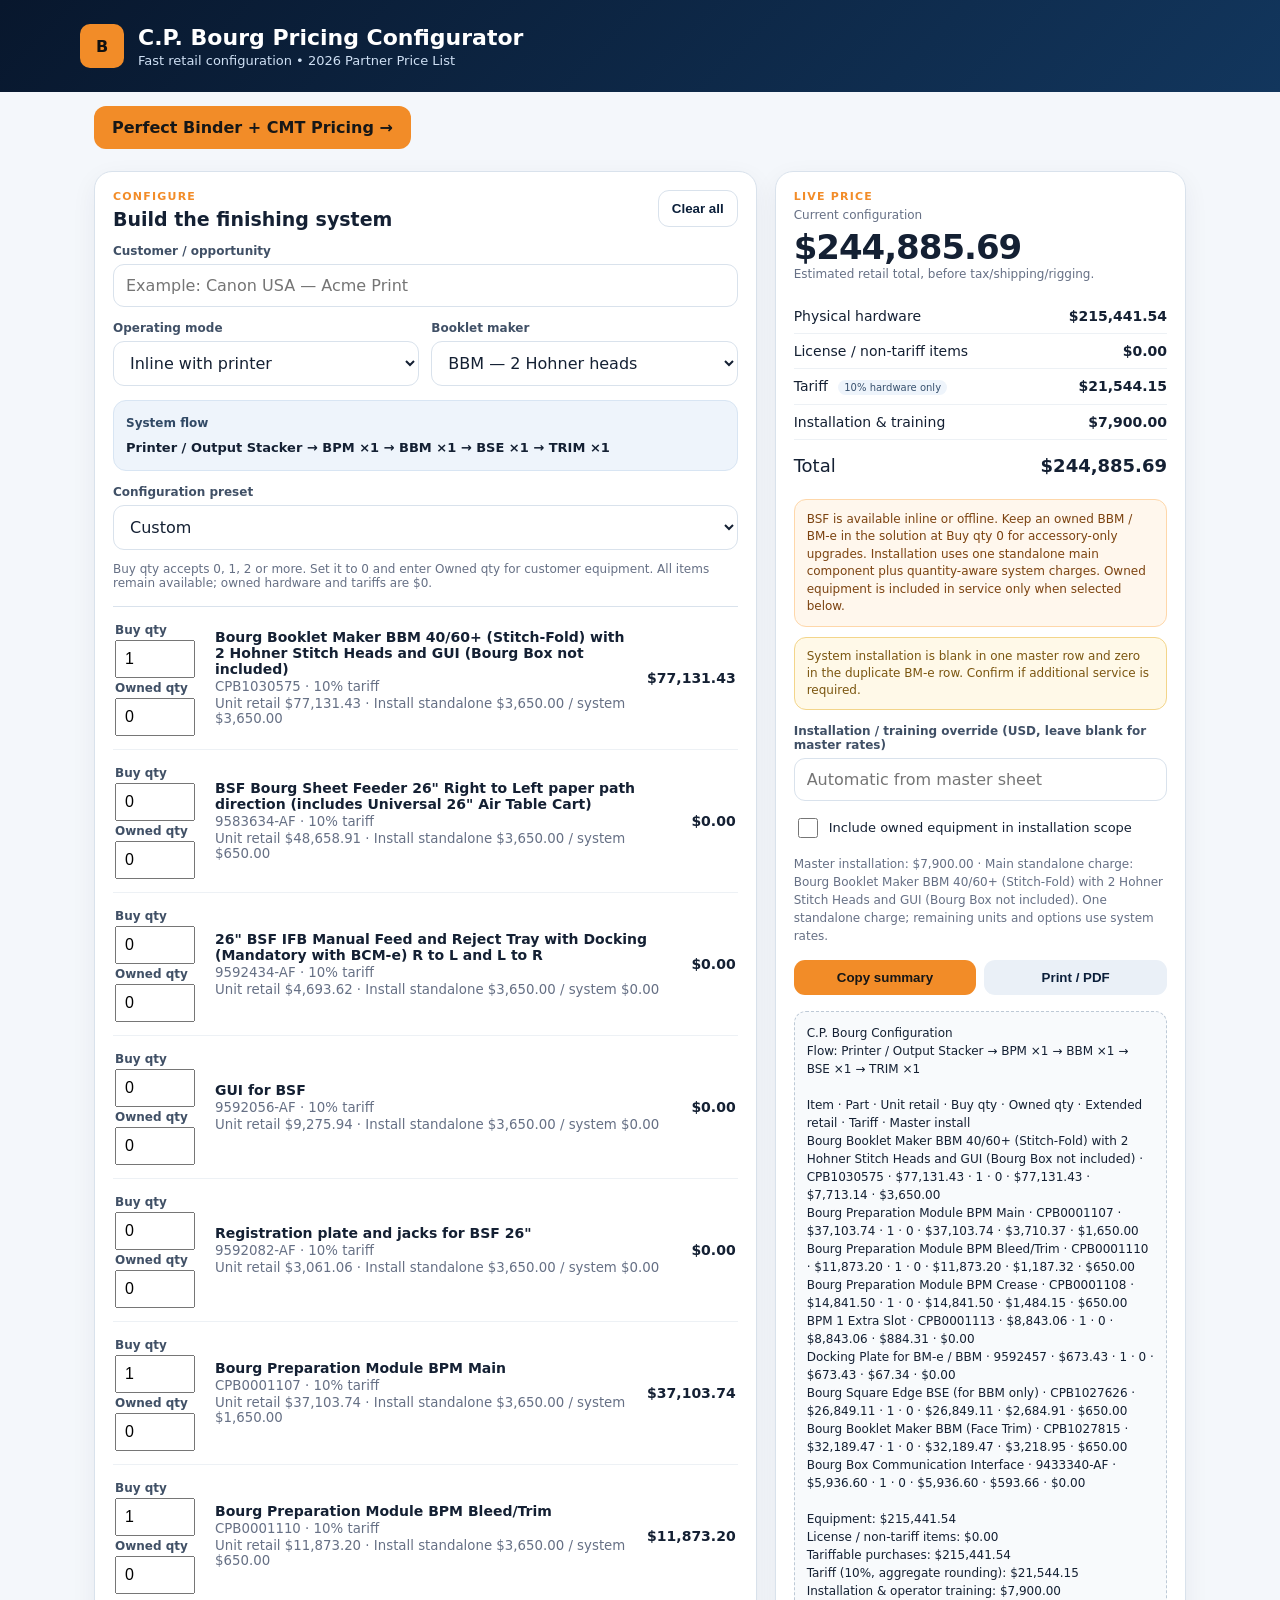
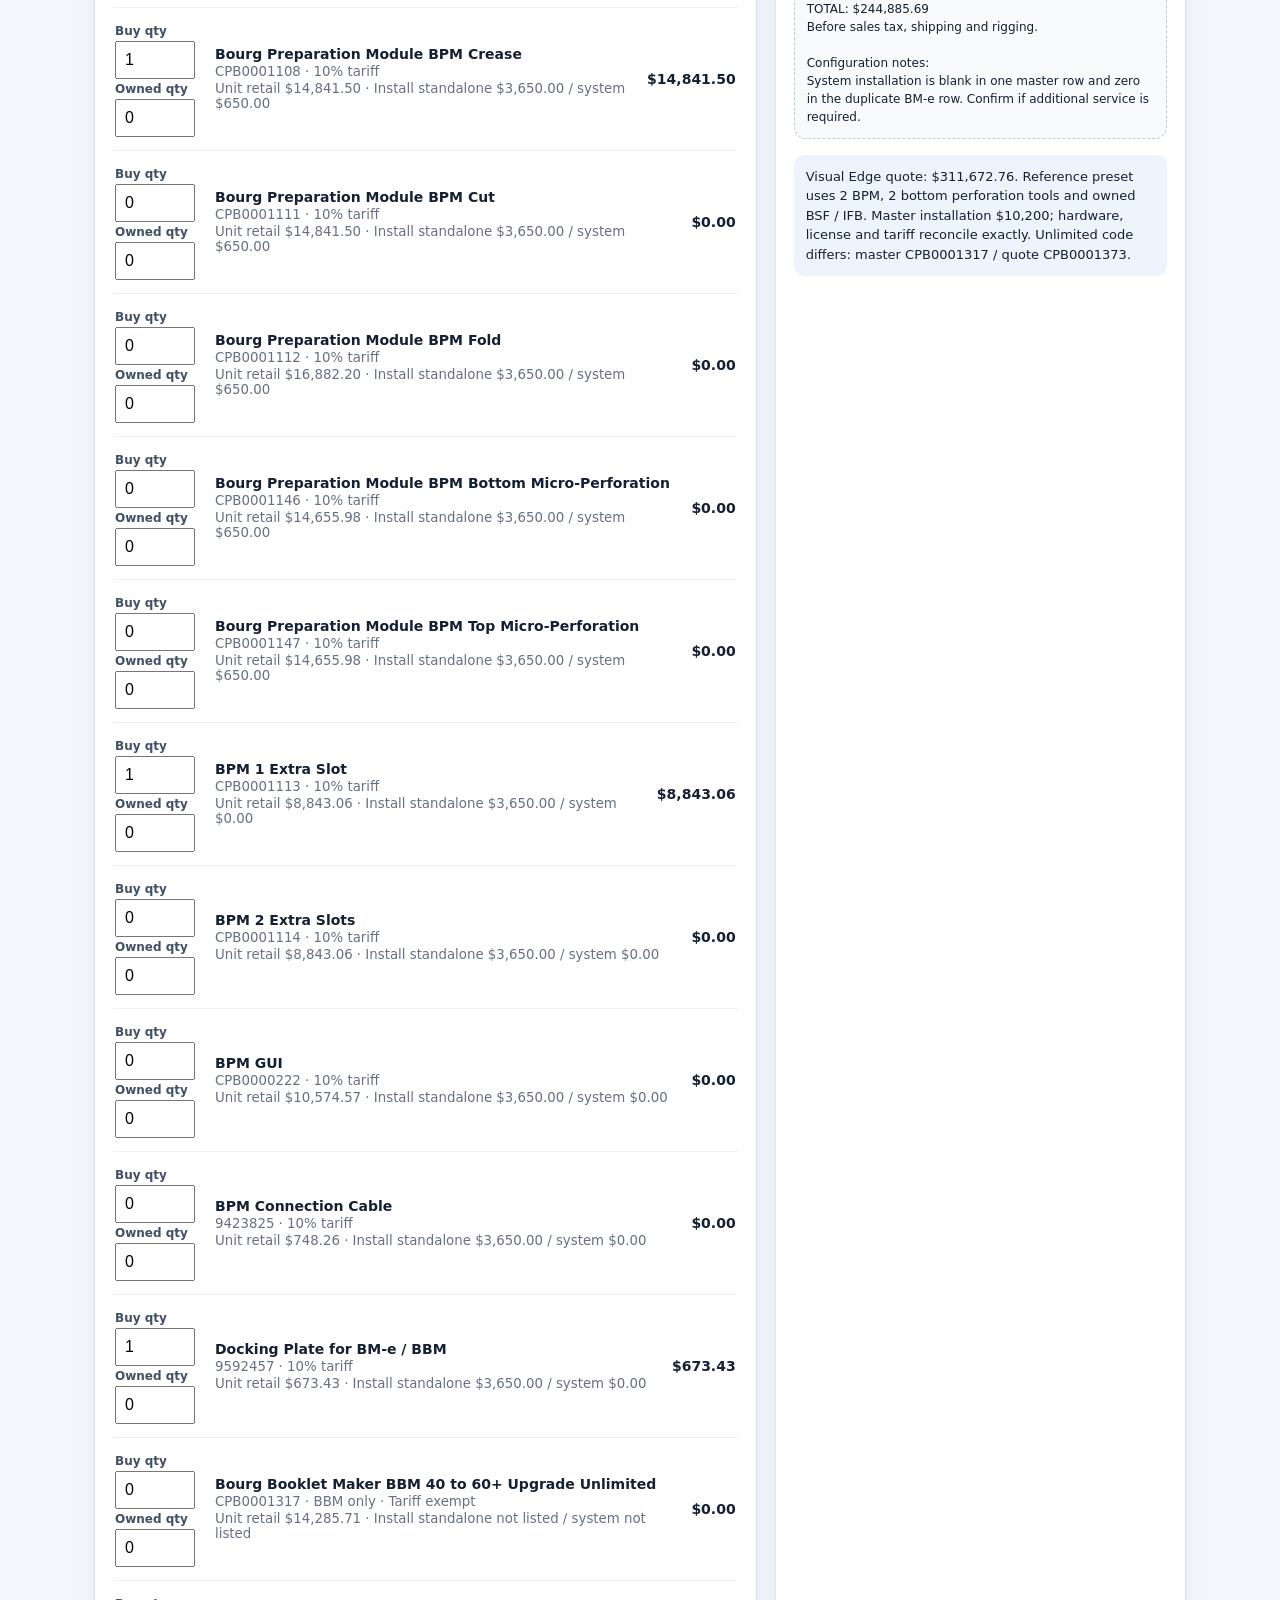
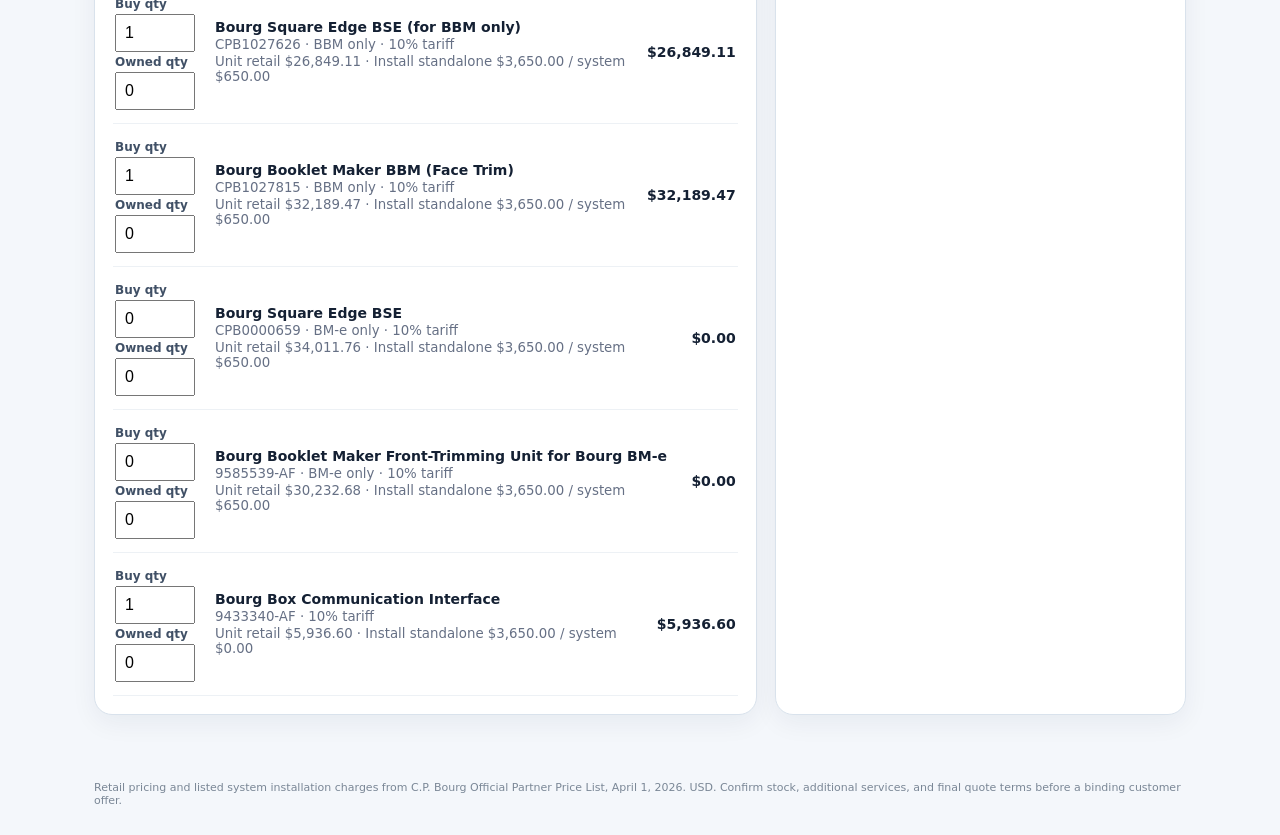
<file: pricing/index.html>
<!doctype html>
<html lang="en">
<head>
<meta charset="utf-8">
<meta name="viewport" content="width=device-width,initial-scale=1,viewport-fit=cover">
<meta name="theme-color" content="#0b1f3a">
<title>C.P. Bourg Pricing Configurator</title>
<style>
:root{--navy:#0b1f3a;--orange:#f28c28;--bg:#f4f7fb;--card:#fff;--ink:#142033;--muted:#667085;--line:#d9e2ec;--green:#087443}
*{box-sizing:border-box}body{margin:0;background:var(--bg);color:var(--ink);font-family:Inter,ui-sans-serif,system-ui,-apple-system,BlinkMacSystemFont,"Segoe UI",sans-serif}
header{background:linear-gradient(135deg,#08172d,#12365d);color:#fff;padding:24px 18px}
.brand{max-width:1120px;margin:auto;display:flex;gap:14px;align-items:center}.logo{width:44px;height:44px;border-radius:10px;background:var(--orange);display:grid;place-items:center;font-weight:900;color:#111}.brand h1{font-size:22px;margin:0}.brand p{margin:3px 0 0;color:#cfe0f4;font-size:13px}
main{max-width:1120px;margin:22px auto;padding:0 14px 44px;display:grid;grid-template-columns:minmax(0,1.45fr) minmax(300px,.9fr);gap:18px}
.card{background:var(--card);border:1px solid var(--line);border-radius:18px;box-shadow:0 8px 26px rgba(15,35,60,.06);overflow:hidden}.pad{padding:18px}.title{display:flex;justify-content:space-between;gap:12px;align-items:flex-start}.title h2{margin:0;font-size:19px}.eyebrow{font-size:11px;font-weight:800;letter-spacing:.11em;color:var(--orange);text-transform:uppercase;margin-bottom:5px}
.grid2{display:grid;grid-template-columns:1fr 1fr;gap:12px}.field{display:grid;gap:6px;margin-top:14px}.field label{font-size:12px;font-weight:700;color:#405066}.field input,.field select{width:100%;border:1px solid var(--line);border-radius:11px;padding:11px 12px;font:inherit;background:#fff;color:var(--ink)}
.flow{margin-top:14px;background:#eef4fb;border:1px solid #d8e5f3;border-radius:13px;padding:11px 12px}.flow b{font-size:12px;color:#314965}.flowline{margin-top:7px;font-weight:850;font-size:13px;line-height:1.6}.warning{margin-top:10px;padding:10px 12px;background:#fff9e8;border:1px solid #f3d58a;border-radius:12px;color:#7b5610;font-size:12px;line-height:1.4}.items{margin-top:16px;border-top:1px solid var(--line)}.item{display:grid;grid-template-columns:auto 1fr auto;gap:12px;align-items:center;padding:13px 2px;border-bottom:1px solid #edf1f5}.item input{width:21px;height:21px;accent-color:var(--orange)}.item strong{display:block;font-size:14px}.item small{display:block;color:var(--muted);margin-top:2px}.price{font-variant-numeric:tabular-nums;font-weight:800;font-size:14px;text-align:right}.tag{display:inline-block;margin-left:6px;padding:2px 6px;border-radius:999px;font-size:10px;background:#eef4fb;color:#38516e}
.preset{display:flex;gap:8px;flex-wrap:wrap;margin-top:12px}.btn{border:0;border-radius:11px;padding:10px 13px;font-weight:800;cursor:pointer}.btn.primary{background:var(--orange);color:#161616}.btn.secondary{background:#eaf0f7;color:var(--navy)}.btn.ghost{background:#fff;border:1px solid var(--line);color:var(--navy)}
.summary{position:sticky;top:12px}.big{font-size:34px;font-weight:900;letter-spacing:-.03em;margin-top:5px}.sub{color:var(--muted);font-size:12px}.rows{margin-top:18px}.row{display:flex;justify-content:space-between;gap:14px;padding:9px 0;border-bottom:1px solid #edf1f5;font-size:14px}.row strong{font-variant-numeric:tabular-nums}.row.total{font-size:18px;border:0;padding-top:15px}.good{color:var(--green);font-weight:800}.note{margin-top:14px;padding:11px 12px;background:#fff7ed;border:1px solid #fed7aa;border-radius:12px;font-size:12px;line-height:1.45;color:#7c4310}
.actions{display:grid;grid-template-columns:1fr 1fr;gap:8px;margin-top:15px}.quote{margin-top:16px;background:#f8fafc;border:1px dashed #bdc9d6;border-radius:12px;padding:12px;font-size:12px;line-height:1.5;white-space:pre-wrap}
footer{max-width:1120px;margin:auto;padding:0 14px 28px;color:#7a8796;font-size:11px}
@media(max-width:780px){main{grid-template-columns:1fr}.grid2{grid-template-columns:1fr}.summary{position:static}.brand{align-items:flex-start}.big{font-size:30px}.actions{grid-template-columns:1fr}}
@media print{header,.config,.actions,.note,footer{display:none!important}main{display:block;margin:0;padding:0}.card{box-shadow:none;border:0}.summary{position:static}.quote{border:0;background:#fff;padding:0}}

.item{grid-template-columns:88px minmax(0,1fr) auto}.item .quantity-field input{width:80px;height:auto;padding:8px;font-size:16px}.quantity-field label{display:block;font-size:12px;color:#405066;font-weight:700;margin:3px 0}.item .money,.item .price{white-space:normal}.service-scope{display:flex;align-items:center;gap:8px;font-size:13px;margin:14px 0}.service-scope input{width:20px;height:20px}.warning,.alert{white-space:pre-line}.muted{line-height:1.5}#reference{margin-top:16px;padding:12px;background:#eef4fb;border-radius:10px;font-size:13px;line-height:1.5}#inputError{color:#8c1d18;background:#fff0ee}[hidden]{display:none!important}@media(max-width:520px){.item{grid-template-columns:88px minmax(0,1fr)}.item .price,.item .money{grid-column:2;text-align:left}}
</style>
<link rel="icon" href="/icon.svg" type="image/svg+xml"></head>
<body data-pricing="booklet">
<header><div class="brand"><div class="logo">B</div><div><h1>C.P. Bourg Pricing Configurator</h1><p>Fast retail configuration • 2026 Partner Price List</p></div></div></header>
<nav style="max-width:1120px;margin:14px auto 0;padding:0 14px"><a href="/pricing/perfect-binding.html" style="display:inline-block;background:#f28c28;color:#171717;padding:12px 18px;border-radius:12px;font-weight:800;text-decoration:none">Perfect Binder + CMT Pricing →</a></nav>
<main>
<section class="card config"><div class="pad">
  <div class="title"><div><div class="eyebrow">Configure</div><h2>Build the finishing system</h2></div><button class="btn ghost" id="resetBtn">Clear all</button></div>
  <div class="field"><label>Customer / opportunity</label><input id="customer" placeholder="Example: Canon USA — Acme Print"></div>
  <div class="grid2">
    <div class="field"><label>Operating mode</label><select id="mode"><option value="inline">Inline with printer</option><option value="offline">Offline</option></select></div>
    <div class="field"><label>Booklet maker</label><select id="maker"><option value="bbm2">BBM — 2 Hohner heads</option><option value="bbm4">BBM — 4 Hohner heads</option><option value="bme2">BM-e — 2 Hohner heads (legacy)</option><option value="bme4">BM-e — 4 Hohner heads (legacy)</option></select></div>
  </div>
  <div class="flow"><b>System flow</b><div class="flowline" id="flowline"></div></div>
  <div class="field"><label>Configuration preset</label>
    <select id="preset">
      <option value="custom">Custom</option><option value="visualEdge">Visual Edge reference — 2 BPM + 2 perforation tools</option>
      <option value="inlineFull">Full inline BBM — BPM + BSE + Trimmer</option>
      <option value="offlineBSF">Offline BBM — BSF + BPM + BSE + Trimmer</option>
      <option value="bbmFinish">BBM + BSE + Trimmer</option>
      <option value="bbmBasic">BBM base system</option>
    </select>
  </div>
  <p class="sub">Buy qty accepts 0, 1, 2 or more. Set it to 0 and enter Owned qty for customer equipment. All items remain available; owned hardware and tariffs are $0.</p><div class="items" id="items"></div>
</div></section>

<aside class="card summary"><div class="pad">
  <div class="eyebrow">Live price</div>
  <div class="sub" id="customerLabel">Current configuration</div>
  <div class="big" id="grandTotal">$0.00</div>
  <div class="sub">Estimated retail total, before tax/shipping/rigging.</div>
  <div class="rows">
    <div class="row"><span>Physical hardware</span><strong id="hardware">$0.00</strong></div>
    <div class="row"><span>License / non-tariff items</span><strong id="licenses">$0.00</strong></div>
    <div class="row"><span>Tariff <span class="tag">10% hardware only</span></span><strong id="tariff">$0.00</strong></div>
    <div class="row"><span>Installation & training</span><strong id="install">$0.00</strong></div>
    <div class="row total"><span>Total</span><strong id="total2">$0.00</strong></div>
  </div>
  <div class="note">BSF is available inline or offline. Keep an owned BBM / BM-e in the solution at Buy qty 0 for accessory-only upgrades. Installation uses one standalone main component plus quantity-aware system charges. Owned equipment is included in service only when selected below.</div><div class="warning" id="priceWarning" hidden></div>
  <div class="field"><label for="installation">Installation / training override (USD, leave blank for master rates)</label><input id="installation" type="number" min="0" step=".01" placeholder="Automatic from master sheet"></div><label class="service-scope"><input id="includeExisting" type="checkbox"> Include owned equipment in installation scope</label><div class="muted sub" id="autoInstall"></div><div class="warning alert" id="inputError" role="alert" hidden></div><div class="actions"><button class="btn primary" id="copyBtn">Copy summary</button><button class="btn secondary" onclick="window.print()">Print / PDF</button></div>
  <div class="quote" id="quoteText"></div><div id="reference"></div>
</div></aside>
</main>
<footer>Retail pricing and listed system installation charges from C.P. Bourg Official Partner Price List, April 1, 2026. USD. Confirm stock, additional services, and final quote terms before a binding customer offer.</footer>

<script src="catalog.js"></script><script src="pricing-engine.js"></script><script src="configurator.js"></script>
</body>
</html>
</file>
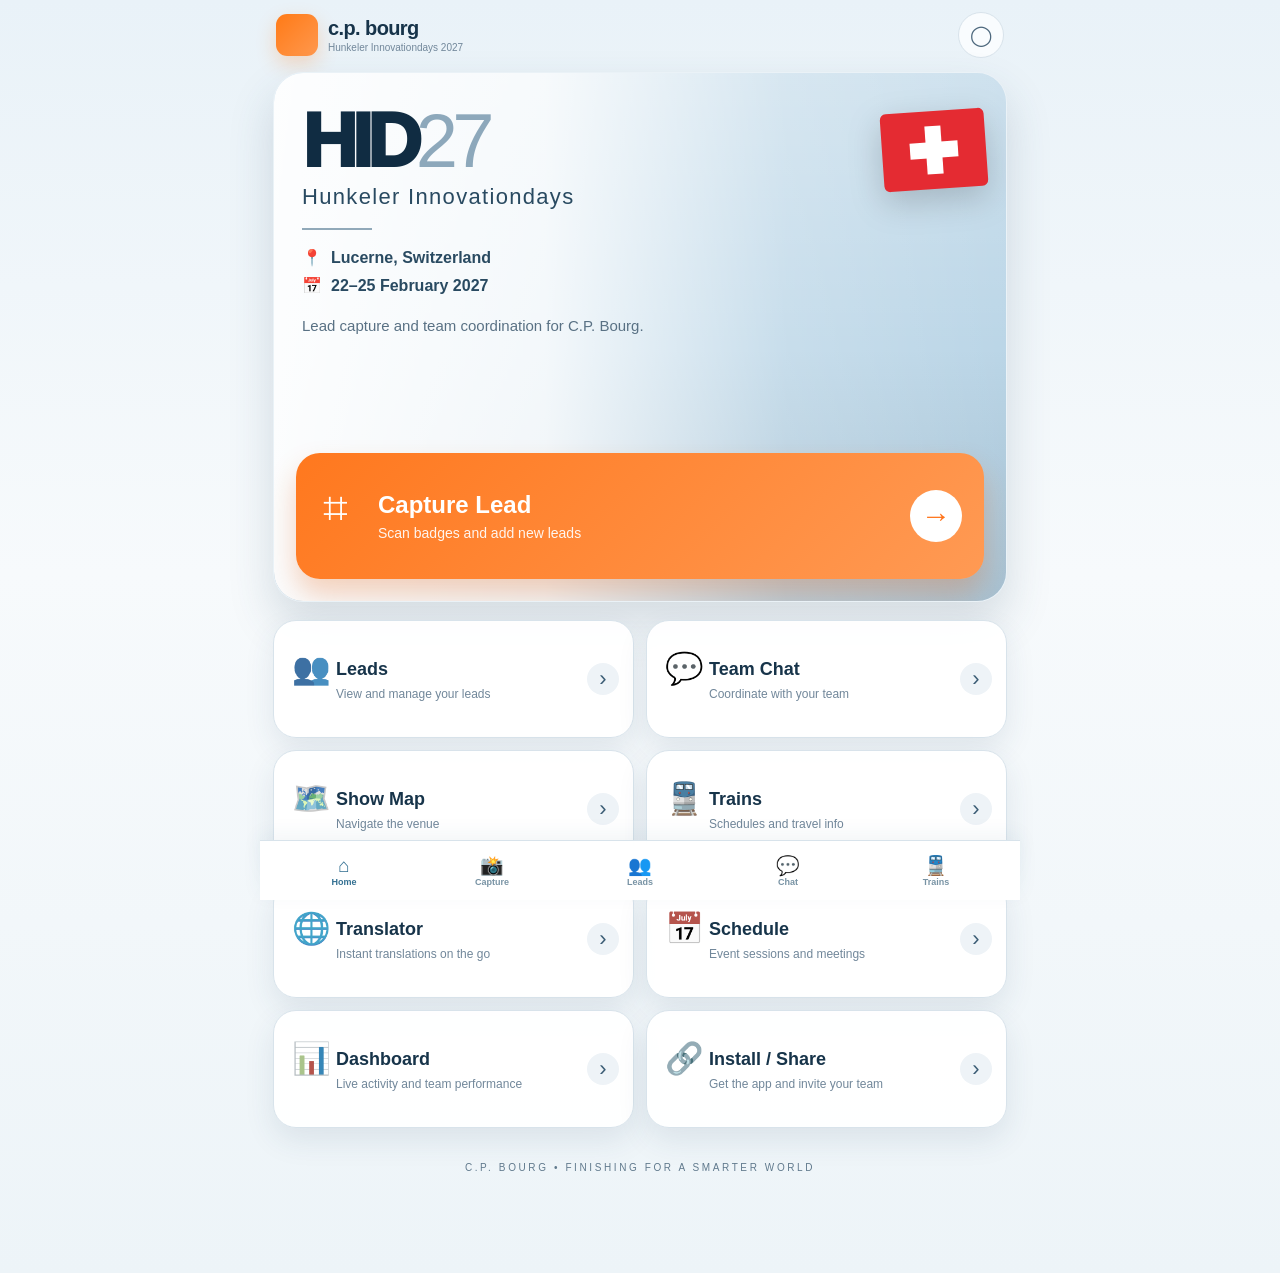
<file: hid27/bright.html>
<!doctype html><html lang="en"><head><meta charset="utf-8"><meta name="viewport" content="width=device-width,initial-scale=1,viewport-fit=cover"><meta name="theme-color" content="#edf5fa"><meta name="apple-mobile-web-app-capable" content="yes"><meta name="apple-mobile-web-app-status-bar-style" content="default"><meta name="apple-mobile-web-app-title" content="Bourg HID27"><link rel="manifest" href="./manifest.webmanifest"><link rel="icon" href="./icon.svg"><title>C.P. Bourg • HID27</title><style>:root{--ink:#17344a;--muted:#71879a;--line:#d8e3eb;--paper:#f5f8fa;--white:#fff;--orange:#ff781e;--orange2:#ff9a54;--blue:#567189;--shadow:0 12px 30px rgba(39,71,94,.10)}*{box-sizing:border-box}html,body{margin:0;min-height:100%;font-family:-apple-system,BlinkMacSystemFont,"Segoe UI",Roboto,Arial,sans-serif;color:var(--ink);background:linear-gradient(180deg,#e9f2f8,#f7fafc 45%,#edf4f8)}button,input,textarea,select{font:inherit}.app{max-width:760px;margin:auto;padding:env(safe-area-inset-top) 13px calc(92px + env(safe-area-inset-bottom));min-height:100vh}.top{display:flex;justify-content:space-between;align-items:center;gap:10px;padding:12px 3px}.brand{display:flex;align-items:center;gap:10px}.bourgMark{width:42px;height:42px;border-radius:11px;background:linear-gradient(135deg,#ff7a16,#ff984e);box-shadow:0 8px 20px rgba(255,122,22,.24)}.brand strong{font-size:20px;letter-spacing:-.03em}.brand small{display:block;color:var(--muted);font-size:10px;margin-top:2px}.person{width:46px;height:46px;border-radius:50%;border:1px solid var(--line);background:#f9fcfe;color:#4d687d;font-size:20px;display:grid;place-items:center}.hero{position:relative;overflow:hidden;border-radius:30px;min-height:530px;margin:2px 0 18px;background:#b8d4e6 url('https://images.pexels.com/photos/30987471/pexels-photo-30987471.jpeg?auto=compress&cs=tinysrgb&w=1600') center 54%/cover no-repeat;box-shadow:0 22px 45px rgba(48,82,104,.18);border:1px solid rgba(255,255,255,.7)}.hero:before{content:"";position:absolute;inset:0;background:linear-gradient(90deg,rgba(255,255,255,.96) 0%,rgba(255,255,255,.84) 37%,rgba(255,255,255,.22) 70%,rgba(255,255,255,.04) 100%),linear-gradient(180deg,rgba(255,255,255,.28),transparent 52%,rgba(4,32,48,.12))}.heroContent{position:relative;z-index:2;padding:34px 28px 150px;max-width:560px}.hidBig{font-size:76px;line-height:.9;font-weight:950;letter-spacing:-.075em;color:#102c42}.hidBig span{font-weight:300;color:#8da8bb}.eventName{margin-top:9px;font-size:22px;letter-spacing:.06em;color:#294a61}.rule{width:70px;height:2px;background:#91a9b9;margin:18px 0}.eventMeta{display:grid;gap:9px;font-size:16px;color:#294a61;font-weight:650}.metaRow{display:flex;align-items:center;gap:9px}.tagline{margin-top:20px;font-size:15px;line-height:1.45;color:#597184;max-width:360px}.flagWrap{position:absolute;right:20px;top:38px;z-index:3;filter:drop-shadow(0 11px 16px rgba(0,0,0,.18))}.flag{width:104px;height:78px;background:#e42b32;border-radius:6px;position:relative;transform:rotate(-4deg)}.flag:before,.flag:after{content:"";position:absolute;background:#fff;left:50%;top:50%;transform:translate(-50%,-50%)}.flag:before{width:48px;height:16px}.flag:after{width:16px;height:48px}.captureHero{position:absolute;z-index:4;left:22px;right:22px;bottom:22px;min-height:126px;border:0;border-radius:24px;background:linear-gradient(135deg,var(--orange),var(--orange2));color:#fff;text-align:left;padding:22px 74px 20px 82px;box-shadow:0 16px 28px rgba(230,99,26,.28)}.captureHero:before{content:"⌗";position:absolute;left:27px;top:30px;font-size:44px;font-weight:400}.captureHero strong{display:block;font-size:24px}.captureHero small{display:block;font-size:14px;line-height:1.3;margin-top:5px;opacity:.92}.captureHero .arrow{position:absolute;right:22px;top:50%;transform:translateY(-50%);width:52px;height:52px;border-radius:50%;background:#fff;color:#ff7319;display:grid;place-items:center;font-size:30px}.grid{display:grid;grid-template-columns:repeat(2,1fr);gap:12px}.tile{min-height:118px;border:1px solid var(--line);border-radius:23px;background:rgba(255,255,255,.97);box-shadow:var(--shadow);text-align:left;padding:18px 46px 15px 62px;color:var(--ink);position:relative}.tile .ico{position:absolute;left:18px;top:29px;font-size:31px;filter:saturate(.55)}.tile strong{display:block;font-size:18px}.tile small{display:block;color:var(--muted);font-size:12px;line-height:1.35;margin-top:6px}.tile:after{content:'›';position:absolute;right:14px;top:50%;transform:translateY(-50%);width:32px;height:32px;border-radius:50%;background:#eef3f7;display:grid;place-items:center;color:#3c5d75;font-size:22px}.footerBrand{text-align:center;padding:34px 0 8px;color:#617a8d;font-size:10px;letter-spacing:.26em}.section{display:none}.section.active{display:block}.back{border:0;background:none;color:#376b89;font-weight:900;padding:10px 0 14px}.card{background:#fff;border:1px solid var(--line);border-radius:23px;padding:15px;margin-bottom:12px;box-shadow:var(--shadow)}.card h3{margin:0 0 12px;font-size:17px}.muted{color:var(--muted);font-size:12px;line-height:1.5}.row{display:grid;grid-template-columns:1fr 1fr;gap:9px}.field{margin-bottom:11px}.field label{display:block;color:#6d8596;font-size:11px;font-weight:800;margin:0 0 6px 2px}.input,.textarea,.select{width:100%;border:1px solid var(--line);background:#fff;color:var(--ink);border-radius:14px;padding:13px 12px;outline:none}.textarea{min-height:94px;resize:vertical}.input:focus,.textarea:focus,.select:focus{border-color:#67a8cb;box-shadow:0 0 0 3px rgba(80,150,188,.12)}.chips{display:flex;gap:8px;flex-wrap:wrap}.chip input{display:none}.chip span{display:block;border:1px solid var(--line);background:#fff;border-radius:999px;padding:9px 12px;font-size:12px;font-weight:800;color:#48687a}.chip input:checked+span{background:#eaf7fc;border-color:#9ed7ea;color:#267795}.btn{border:0;border-radius:15px;padding:13px 15px;font-weight:900;background:linear-gradient(135deg,#4d91b8,#6eb7d9);color:#fff}.btn.secondary{background:#fff;border:1px solid var(--line);color:#284f67}.btn.full{width:100%}.camera{border:1.5px dashed #aacbdc;background:#f7fbfd;border-radius:18px;padding:18px;text-align:center}.camera input{display:none}.camera .cam{font-size:34px}.preview{display:none;width:100%;max-height:260px;object-fit:contain;border-radius:14px;margin-top:12px}.lead{display:flex;gap:10px;align-items:center;padding:12px 0;border-bottom:1px solid #eaf1f5}.lead:last-child{border-bottom:0}.avatar{width:42px;height:42px;border-radius:13px;background:#e5f3fa;display:grid;place-items:center;font-weight:900;color:#2c7697}.lead-main{flex:1;min-width:0}.lead-main strong{display:block;white-space:nowrap;overflow:hidden;text-overflow:ellipsis}.lead-main small{color:var(--muted)}.heat{font-size:10px;border-radius:999px;padding:5px 8px;font-weight:900}.hot{background:#ffe7ea;color:#bd4956}.warm{background:#fff2d8;color:#9a6d14}.cold{background:#e8f3ff;color:#376d9c}.stats{display:grid;grid-template-columns:repeat(3,1fr);gap:8px}.stat{border:1px solid var(--line);background:#f8fbfd;border-radius:16px;padding:13px;text-align:center}.stat b{display:block;font-size:22px}.stat span{font-size:9px;color:var(--muted);text-transform:uppercase}.chatbox{height:300px;overflow:auto;border:1px solid var(--line);background:#f7fbfe;border-radius:17px;padding:10px;margin-bottom:10px}.msg{max-width:85%;background:#fff;border:1px solid var(--line);border-radius:14px 14px 14px 4px;padding:9px 10px;margin:8px 0;font-size:13px}.msg.mine{margin-left:auto;background:#edf7fc;border-color:#c2dfec;border-radius:14px 14px 4px 14px}.msg small{display:block;color:#7b91a1;font-size:9px;margin-bottom:3px}.train{padding:12px;border:1px solid var(--line);background:#f9fcfe;border-radius:16px;margin-bottom:9px}.train strong{font-size:18px}.train .meta{color:#6e8391;font-size:11px;margin-top:4px}.mapbox{min-height:300px;border:1px solid var(--line);background:linear-gradient(180deg,#fff,#f5fbfe);border-radius:20px;display:grid;place-items:center;text-align:center;padding:30px}.mapbox .star{font-size:52px}.qr{width:220px;height:220px;background:#fff;border:1px solid var(--line);border-radius:16px;padding:10px;display:block;margin:14px auto}.nav{position:fixed;z-index:50;left:50%;transform:translateX(-50%);bottom:0;width:min(760px,100%);padding:7px 10px calc(7px + env(safe-area-inset-bottom));background:rgba(255,255,255,.96);backdrop-filter:blur(14px);border-top:1px solid var(--line);display:grid;grid-template-columns:repeat(5,1fr);box-shadow:0 -6px 20px rgba(27,81,111,.06)}.nav button{border:0;background:transparent;color:#7893a4;padding:6px 2px;font-size:9px;font-weight:800}.nav button span{display:block;font-size:19px}.nav button.active{color:#326f91}.toast{position:fixed;left:50%;bottom:94px;transform:translateX(-50%);background:#173b52;color:#fff;padding:10px 14px;border-radius:999px;font-size:12px;font-weight:800;opacity:0;z-index:100;transition:.2s}.toast.show{opacity:1}@media(max-width:560px){.hero{min-height:570px}.heroContent{padding:30px 22px 170px}.hidBig{font-size:64px}.eventName{font-size:18px}.flagWrap{right:17px;top:28px}.flag{width:86px;height:65px}.grid{gap:10px}.tile{min-height:112px;padding-left:56px}.tile strong{font-size:16px}.captureHero{left:15px;right:15px}.row{grid-template-columns:1fr}}@media(min-width:680px){.grid{grid-template-columns:repeat(2,1fr)}}</style></head><body><div class="app"><header class="top"><div class="brand"><div class="bourgMark"></div><div><strong>c.p. bourg</strong><small>Hunkeler Innovationdays 2027</small></div></div><button class="person" id="personBtn">◯</button></header><main><section id="home" class="section active"><div class="hero"><div class="flagWrap"><div class="flag" aria-label="Swiss flag"></div></div><div class="heroContent"><div class="hidBig">HID<span>27</span></div><div class="eventName">Hunkeler Innovationdays</div><div class="rule"></div><div class="eventMeta"><div class="metaRow">📍 <span>Lucerne, Switzerland</span></div><div class="metaRow">📅 <span>22–25 February 2027</span></div></div><div class="tagline">Lead capture and team coordination for C.P. Bourg.</div></div><button class="captureHero" data-view="capture"><strong>Capture Lead</strong><small>Scan badges and add new leads</small><span class="arrow">→</span></button></div><div class="grid"><button class="tile" data-view="leads"><span class="ico">👥</span><strong>Leads</strong><small>View and manage your leads</small></button><button class="tile" data-view="chat"><span class="ico">💬</span><strong>Team Chat</strong><small>Coordinate with your team</small></button><button class="tile" data-view="map"><span class="ico">🗺️</span><strong>Show Map</strong><small>Navigate the venue</small></button><button class="tile" data-view="trains"><span class="ico">🚆</span><strong>Trains</strong><small>Schedules and travel info</small></button><button class="tile" data-view="translate"><span class="ico">🌐</span><strong>Translator</strong><small>Instant translations on the go</small></button><button class="tile" data-view="schedule"><span class="ico">📅</span><strong>Schedule</strong><small>Event sessions and meetings</small></button><button class="tile" data-view="dashboard"><span class="ico">📊</span><strong>Dashboard</strong><small>Live activity and team performance</small></button><button class="tile" data-view="install"><span class="ico">🔗</span><strong>Install / Share</strong><small>Get the app and invite your team</small></button></div><div class="footerBrand">C.P. BOURG • FINISHING FOR A SMARTER WORLD</div></section><section id="capture" class="section"><button class="back" data-view="home">← Home</button><div class="card"><h3>📸 New Lead</h3><div class="camera"><label for="cardPhoto"><div class="cam">📷</div><strong>Take badge / card photo</strong><div class="muted">Tap to use camera or choose a photo</div></label><input id="cardPhoto" type="file" accept="image/*" capture="environment"><img id="photoPreview" class="preview" alt="lead preview"><button id="scanBtn" class="btn secondary" style="margin-top:10px;display:none">Scan text from photo</button><div id="scanStatus" class="muted"></div></div></div><div class="card"><h3>Contact</h3><div class="row"><div class="field"><label>Name</label><input id="fName" class="input"></div><div class="field"><label>Title</label><input id="fTitle" class="input"></div></div><div class="field"><label>Company</label><input id="fCompany" class="input"></div><div class="row"><div class="field"><label>Email</label><input id="fEmail" class="input" type="email"></div><div class="field"><label>Phone</label><input id="fPhone" class="input" type="tel"></div></div><div class="field"><label>Address</label><input id="fAddress" class="input"></div><div class="row"><div class="field"><label>Country</label><input id="fCountry" class="input"></div><div class="field"><label>Language</label><select id="fLanguage" class="select"><option>English</option><option>German</option><option>French</option><option>Italian</option><option>Spanish</option><option>Dutch</option><option>Other</option></select></div></div></div><div class="card"><h3>Interest</h3><div class="chips"><label class="chip"><input class="interest" type="checkbox" value="BBM"><span>BBM</span></label><label class="chip"><input class="interest" type="checkbox" value="BB3002"><span>BB3002</span></label><label class="chip"><input class="interest" type="checkbox" value="PS"><span>PS</span></label><label class="chip"><input class="interest" type="checkbox" value="Other"><span>Other</span></label></div><div class="field" style="margin-top:12px"><label>Lead quality</label><select id="fHeat" class="select"><option value="hot">🔥 Hot</option><option value="warm" selected>⭐ Warm</option><option value="cold">❄️ Long-term</option></select></div><div class="field"><label>Buying timeframe</label><select id="fTimeframe" class="select"><option>Immediate</option><option>0–3 months</option><option>3–6 months</option><option>6–12 months</option><option>Research only</option></select></div><div class="field"><label>Notes</label><textarea id="fNotes" class="textarea"></textarea></div><div class="field"><label>Next action</label><select id="fAction" class="select"><option>Follow-up email</option><option>Call</option><option>Quote</option><option>Demo</option><option>Send literature</option><option>Customer visit</option><option>No action yet</option></select></div><button id="saveLead" class="btn full">Save Lead</button></div></section><section id="leads" class="section"><button class="back" data-view="home">← Home</button><div class="card"><h3>👥 Leads</h3><input id="leadSearch" class="input" placeholder="Search name or company"><div id="leadList"></div></div></section><section id="chat" class="section"><button class="back" data-view="home">← Home</button><div class="card"><h3>💬 Team Chat</h3><p class="muted">Shared team sync is next. This version keeps messages on this device.</p><div id="chatBox" class="chatbox"></div><div class="row"><input id="chatInput" class="input" placeholder="Message the team…"><button id="chatSend" class="btn">Send</button></div></div></section><section id="map" class="section"><button class="back" data-view="home">← Home</button><div class="card"><h3>🗺️ Hunkeler Show Map</h3><div class="mapbox"><div><div class="star">⭐</div><strong>2027 floor plan slot</strong><p class="muted">We’ll place the official Innovationdays floor plan here when published and mark C.P. Bourg plus key booths.</p><button class="btn secondary" onclick="window.open('https://www.innovationdays.com/','_blank')">Innovationdays Site</button></div></div></div></section><section id="trains" class="section"><button class="back" data-view="home">← Home</button><div class="card"><h3>🚆 Swiss Trains</h3><div class="row"><div class="field"><label>From</label><input id="trainFrom" class="input" value="Luzern"></div><div class="field"><label>To</label><input id="trainTo" class="input" value="Luzern Allmend/Messe"></div></div><div class="chips" style="margin-bottom:12px"><button class="btn secondary quickTrain" data-from="Luzern" data-to="Luzern Allmend/Messe">Station → Messe</button><button class="btn secondary quickTrain" data-from="Luzern Allmend/Messe" data-to="Luzern">Messe → Station</button><button class="btn secondary quickTrain" data-from="Luzern" data-to="Zürich Flughafen">Lucerne → Airport</button></div><button id="trainSearch" class="btn full">Find Departures</button><div id="trainResults" style="margin-top:12px"></div></div></section><section id="translate" class="section"><button class="back" data-view="home">← Home</button><div class="card"><h3>🌐 Translator</h3><div class="row"><div class="field"><label>From</label><select id="trFrom" class="select"><option value="en">English</option><option value="de">German</option><option value="fr">French</option><option value="it">Italian</option><option value="es">Spanish</option><option value="nl">Dutch</option></select></div><div class="field"><label>To</label><select id="trTo" class="select"><option value="de">German</option><option value="en">English</option><option value="fr">French</option><option value="it">Italian</option><option value="es">Spanish</option><option value="nl">Dutch</option></select></div></div><div class="field"><label>Say or type</label><textarea id="trText" class="textarea"></textarea></div><div class="row"><button id="speakInput" class="btn secondary">🎤 Speak</button><button id="translateBtn" class="btn">Translate</button></div><div class="field" style="margin-top:12px"><label>Translation</label><textarea id="trOutput" class="textarea" readonly></textarea></div><button id="speakOutput" class="btn full">🔊 Speak translation</button></div></section><section id="schedule" class="section"><button class="back" data-view="home">← Home</button><div class="card"><h3>📅 HID27 Schedule</h3><div class="train"><strong>Monday • Feb 22</strong><div class="meta">Innovationdays 2027 • Lucerne Exhibition Center</div></div><div class="train"><strong>Tuesday • Feb 23</strong><div class="meta">Show day + customer meetings</div></div><div class="train"><strong>Wednesday • Feb 24</strong><div class="meta">Show day + customer meetings</div></div><div class="train"><strong>Thursday • Feb 25</strong><div class="meta">Final show day</div></div></div></section><section id="dashboard" class="section"><button class="back" data-view="home">← Home</button><div class="card"><h3>📊 Lead Dashboard</h3><div class="stats"><div class="stat"><b id="statTotal">0</b><span>Total</span></div><div class="stat"><b id="statHot">0</b><span>Hot</span></div><div class="stat"><b id="statMine">0</b><span>Mine</span></div></div><div id="productStats" style="margin-top:14px"></div></div></section><section id="install" class="section"><button class="back" data-view="home">← Home</button><div class="card"><h3>📲 Install / Share</h3><p class="muted">Approved teammates scan this code, open the app, then use Add to Home Screen.</p><img id="qrImg" class="qr" alt="install QR"><button id="shareBtn" class="btn full">Share App Link</button></div></section></main></div><nav class="nav"><button class="active" data-view="home"><span>⌂</span>Home</button><button data-view="capture"><span>📸</span>Capture</button><button data-view="leads"><span>👥</span>Leads</button><button data-view="chat"><span>💬</span>Chat</button><button data-view="trains"><span>🚆</span>Trains</button></nav><div id="toast" class="toast"></div><script>const $=s=>document.querySelector(s),$$=s=>[...document.querySelectorAll(s)],KEY='hid27-leads-v1',PERSON='hid27-person-v1',CHAT='hid27-chat-v1',people=['Charles Bourg','Jim Tressler','Dan Attew','Sean Edmonds','Other'],state={leads:JSON.parse(localStorage.getItem(KEY)||'[]'),photo:'',person:localStorage.getItem(PERSON)||''};function toast(m){let t=$('#toast');t.textContent=m;t.classList.add('show');setTimeout(()=>t.classList.remove('show'),2000)}function show(v){$$('.section').forEach(x=>x.classList.toggle('active',x.id===v));$$('[data-view]').forEach(x=>x.classList.toggle('active',x.dataset.view===v));scrollTo(0,0);if(v==='leads')renderLeads();if(v==='dashboard')renderDash();if(v==='install')renderQR();if(v==='chat')renderChat()}$$('[data-view]').forEach(b=>b.onclick=()=>show(b.dataset.view));function choosePerson(){let a=prompt('Who is using this device?\n\n1 Charles Bourg\n2 Jim Tressler\n3 Dan Attew\n4 Sean Edmonds\n5 Other','4');if(!a)return;let p=people[+a-1];if(!p)return toast('Choose 1–5');if(p==='Other')p=prompt('Enter teammate name')||'Other';state.person=p;localStorage.setItem(PERSON,p);$('#personBtn').textContent=p.split(' ')[0].slice(0,1)||'◯'}$('#personBtn').onclick=choosePerson;$('#personBtn').textContent=state.person?state.person.split(' ')[0].slice(0,1):'◯';if(!state.person)setTimeout(choosePerson,600);function persist(){localStorage.setItem(KEY,JSON.stringify(state.leads))}persist();$('#cardPhoto').onchange=async e=>{let f=e.target.files[0];if(!f)return;let im=$('#photoPreview');im.src=URL.createObjectURL(f);im.style.display='block';$('#scanBtn').style.display='inline-block';state.photo=await compress(f);$('#scanStatus').textContent='Photo attached. Tap Scan text from photo.'};function compress(f){return new Promise(r=>{let i=new Image;i.onload=()=>{let w=i.width,h=i.height,s=Math.min(1,1000/w,1000/h),c=document.createElement('canvas');c.width=w*s;c.height=h*s;c.getContext('2d').drawImage(i,0,0,c.width,c.height);r(c.toDataURL('image/jpeg',.72))};i.src=URL.createObjectURL(f)})}async function script(src){if(document.querySelector('script[src="'+src+'"]'))return;await new Promise((r,j)=>{let s=document.createElement('script');s.src=src;s.onload=r;s.onerror=j;document.head.appendChild(s)})}$('#scanBtn').onclick=async()=>{try{$('#scanStatus').textContent='Reading card…';await script('https://cdn.jsdelivr.net/npm/tesseract.js@5/dist/tesseract.min.js');let t=(await Tesseract.recognize(state.photo,'eng')).data.text||'',e=(t.match(/[A-Z0-9._%+-]+@[A-Z0-9.-]+\.[A-Z]{2,}/i)||[])[0],p=(t.match(/(?:\+?\d[\d\s().-]{7,}\d)/)||[])[0],l=t.split(/\n/).map(x=>x.trim()).filter(x=>x.length>2);if(e)$('#fEmail').value=e;if(p)$('#fPhone').value=p.trim();if(l[0])$('#fName').value||=l[0];if(l[1])$('#fCompany').value||=l[1];$('#scanStatus').textContent='Scan complete — review fields.'}catch{$('#scanStatus').textContent='Scanner unavailable; enter manually.'}};$('#saveLead').onclick=()=>{if(!state.person)return choosePerson();let name=$('#fName').value.trim(),company=$('#fCompany').value.trim();if(!name&&!company)return toast('Add a name or company');state.leads.unshift({id:Date.now().toString(36),name,title:$('#fTitle').value,company,email:$('#fEmail').value,phone:$('#fPhone').value,address:$('#fAddress').value,country:$('#fCountry').value,language:$('#fLanguage').value,interests:$$('.interest:checked').map(x=>x.value),heat:$('#fHeat').value,timeframe:$('#fTimeframe').value,notes:$('#fNotes').value,action:$('#fAction').value,owner:state.person,createdAt:new Date().toISOString(),photo:state.photo});persist();toast('Lead saved');show('leads')};function esc(s=''){return String(s).replace(/[&<>\"]/g,c=>({'&':'&amp;','<':'&lt;','>':'&gt;','"':'&quot;'}[c]))}function renderLeads(){let q=($('#leadSearch').value||'').toLowerCase(),a=state.leads.filter(l=>(l.name+' '+l.company+' '+l.email).toLowerCase().includes(q));$('#leadList').innerHTML=a.length?a.map(l=>'<div class="lead"><div class="avatar">'+esc((l.name||l.company||'?').slice(0,2).toUpperCase())+'</div><div class="lead-main"><strong>'+esc(l.name||'Unnamed lead')+'</strong><small>'+esc(l.company||'No company')+' • '+esc((l.interests||[]).join(', ')||'No product tagged')+'<br>'+esc(l.owner||'')+'</small></div><span class="heat '+l.heat+'">'+(l.heat==='hot'?'HOT':l.heat==='warm'?'WARM':'LONG')+'</span></div>').join(''):'<p class="muted">No leads yet.</p>'}$('#leadSearch').oninput=renderLeads;function renderDash(){$('#statTotal').textContent=state.leads.length;$('#statHot').textContent=state.leads.filter(l=>l.heat==='hot').length;$('#statMine').textContent=state.leads.filter(l=>l.owner===state.person).length;$('#productStats').innerHTML=['BBM','BB3002','PS','Other'].map(p=>'<div class="train"><strong>'+p+'</strong><div class="meta">'+state.leads.filter(l=>(l.interests||[]).includes(p)).length+' interested lead(s)</div></div>').join('')}function chat(){return JSON.parse(localStorage.getItem(CHAT)||'[]')}function renderChat(){let d=chat();$('#chatBox').innerHTML=d.length?d.map(m=>'<div class="msg '+(m.who===state.person?'mine':'')+'"><small>'+esc(m.who)+'</small>'+esc(m.text)+'</div>').join(''):'<div class="muted">No messages yet.</div>'}$('#chatSend').onclick=()=>{let t=$('#chatInput').value.trim();if(!t)return;let d=chat();d.push({who:state.person||'Team',text:t});localStorage.setItem(CHAT,JSON.stringify(d.slice(-200)));$('#chatInput').value='';renderChat()};async function trains(){let f=$('#trainFrom').value,t=$('#trainTo').value,o=$('#trainResults');o.innerHTML='<p class="muted">Checking departures…</p>';try{let j=await(await fetch('https://transport.opendata.ch/v1/connections?from='+encodeURIComponent(f)+'&to='+encodeURIComponent(t)+'&limit=6')).json();o.innerHTML=(j.connections||[]).map(c=>{let d=new Date(c.from.departure),a=new Date(c.to.arrival);return '<div class="train"><strong>'+d.toLocaleTimeString([],{hour:'2-digit',minute:'2-digit'})+' → '+a.toLocaleTimeString([],{hour:'2-digit',minute:'2-digit'})+'</strong><div class="meta">'+Math.round((a-d)/60000)+' min • Platform '+esc(c.from.platform||'—')+'</div></div>'}).join('')}catch{o.innerHTML='<p class="muted">Train lookup unavailable. Use SBB for live details.</p>'}}$('#trainSearch').onclick=trains;$$('.quickTrain').forEach(b=>b.onclick=()=>{$('#trainFrom').value=b.dataset.from;$('#trainTo').value=b.dataset.to;trains()});const langs={en:'en-US',de:'de-DE',fr:'fr-FR',it:'it-IT',es:'es-ES',nl:'nl-NL'};$('#translateBtn').onclick=async()=>{let q=$('#trText').value.trim(),a=$('#trFrom').value,b=$('#trTo').value;if(!q)return;$('#trOutput').value='Translating…';try{let j=await(await fetch('https://api.mymemory.translated.net/get?q='+encodeURIComponent(q)+'&langpair='+a+'%7C'+b)).json();$('#trOutput').value=j.responseData?.translatedText||'Translation unavailable'}catch{$('#trOutput').value='Translation unavailable'}};$('#speakInput').onclick=()=>{let R=window.SpeechRecognition||window.webkitSpeechRecognition;if(!R)return toast('Speech input not supported');let r=new R;r.lang=langs[$('#trFrom').value];r.onresult=e=>$('#trText').value=e.results[0][0].transcript;r.start()};$('#speakOutput').onclick=()=>{let t=$('#trOutput').value;if(!t)return;let u=new SpeechSynthesisUtterance(t);u.lang=langs[$('#trTo').value];speechSynthesis.speak(u)};function renderQR(){let u=location.origin+'/hid27/';$('#qrImg').src='https://api.qrserver.com/v1/create-qr-code/?size=440x440&data='+encodeURIComponent(u)}$('#shareBtn').onclick=async()=>{let u=location.origin+'/hid27/';try{if(navigator.share)await navigator.share({title:'C.P. Bourg HID27',url:u});else{await navigator.clipboard.writeText(u);toast('App link copied')}}catch{}};if('serviceWorker'in navigator)navigator.serviceWorker.register('./sw.js').catch(()=>{});</script></body></html>
</file>
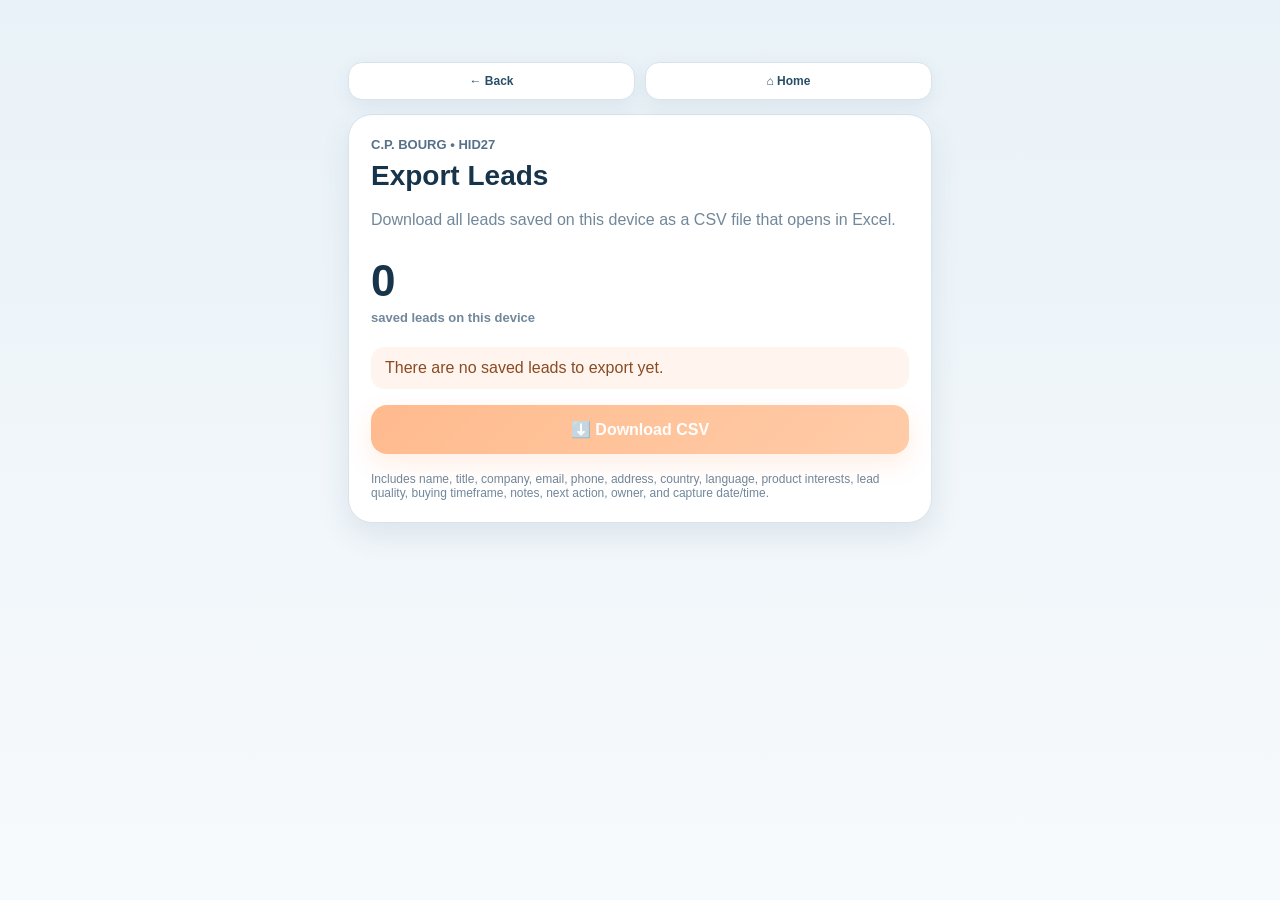
<file: hid27/export.html>
<!doctype html><html lang="en"><head><meta charset="utf-8"><meta name="viewport" content="width=device-width,initial-scale=1,viewport-fit=cover"><meta name="theme-color" content="#edf5fa"><title>HID27 • Export Leads</title><style>*{box-sizing:border-box}body{margin:0;font-family:-apple-system,BlinkMacSystemFont,"Segoe UI",Roboto,Arial,sans-serif;background:linear-gradient(180deg,#e9f2f8,#f7fafc);color:#17344a;min-height:100vh}.wrap{max-width:620px;margin:auto;padding:calc(62px + env(safe-area-inset-top)) 18px 60px}.topNav{display:grid;grid-template-columns:1fr 1fr;gap:10px;margin-bottom:14px}.navBtn{display:block;text-decoration:none;text-align:center;color:#284f67;background:#fff;border:1px solid #d8e3eb;border-radius:14px;padding:11px 12px;font-size:12px;font-weight:900;box-shadow:0 6px 18px rgba(39,71,94,.08)}.card{background:#fff;border:1px solid #d8e3eb;border-radius:24px;padding:22px;box-shadow:0 12px 30px rgba(39,71,94,.10)}h1{margin:0 0 8px;font-size:28px}p{color:#71879a;line-height:1.5}.count{font-size:44px;font-weight:900;margin:24px 0 4px}.label{color:#71879a;font-size:13px;font-weight:700;margin-bottom:22px}.btn{display:block;width:100%;border:0;border-radius:16px;padding:15px 16px;font:inherit;font-weight:900;text-align:center;text-decoration:none;cursor:pointer;background:linear-gradient(135deg,#ff781e,#ff9a54);color:white;box-shadow:0 10px 22px rgba(255,120,30,.22)}.note{margin-top:18px;font-size:12px;color:#71879a}.empty{padding:12px 14px;border-radius:14px;background:#fff5ee;color:#8a4a22;margin:16px 0;display:none}</style></head><body><div class="wrap"><div class="topNav"><a class="navBtn" href="javascript:history.back()">← Back</a><a class="navBtn" href="./">⌂ Home</a></div><div class="card"><div style="font-size:13px;font-weight:900;color:#567189;margin-bottom:8px">C.P. BOURG • HID27</div><h1>Export Leads</h1><p>Download all leads saved on this device as a CSV file that opens in Excel.</p><div class="count" id="count">0</div><div class="label">saved leads on this device</div><div class="empty" id="empty">There are no saved leads to export yet.</div><button class="btn" id="download">⬇️ Download CSV</button><div class="note">Includes name, title, company, email, phone, address, country, language, product interests, lead quality, buying timeframe, notes, next action, owner, and capture date/time.</div></div></div><script>const KEY='hid27-leads-v1';let leads=[];try{leads=JSON.parse(localStorage.getItem(KEY)||'[]')}catch{}document.getElementById('count').textContent=leads.length;const btn=document.getElementById('download');if(!leads.length){document.getElementById('empty').style.display='block';btn.disabled=true;btn.style.opacity='.5'}function cell(v){let s=Array.isArray(v)?v.join('; '):String(v??'');if(/^[=+\-@]/.test(s))s="'"+s;return '"'+s.replace(/"/g,'""')+'"'}btn.onclick=()=>{if(!leads.length)return;const headers=['Name','Title','Company','Email','Phone','Address','Country','Language','Products','Lead Quality','Buying Timeframe','Notes','Next Action','Owner','Captured At'];const rows=leads.map(l=>[l.name,l.title,l.company,l.email,l.phone,l.address,l.country,l.language,l.interests,l.heat,l.timeframe,l.notes,l.action,l.owner,l.createdAt?new Date(l.createdAt).toLocaleString():'']);const csv='\ufeff'+[headers,...rows].map(r=>r.map(cell).join(',')).join('\r\n');const blob=new Blob([csv],{type:'text/csv;charset=utf-8'});const url=URL.createObjectURL(blob);const a=document.createElement('a');a.href=url;a.download='HID27-Leads-'+new Date().toISOString().slice(0,10)+'.csv';document.body.appendChild(a);a.click();a.remove();setTimeout(()=>URL.revokeObjectURL(url),1500)};</script></body></html>
</file>
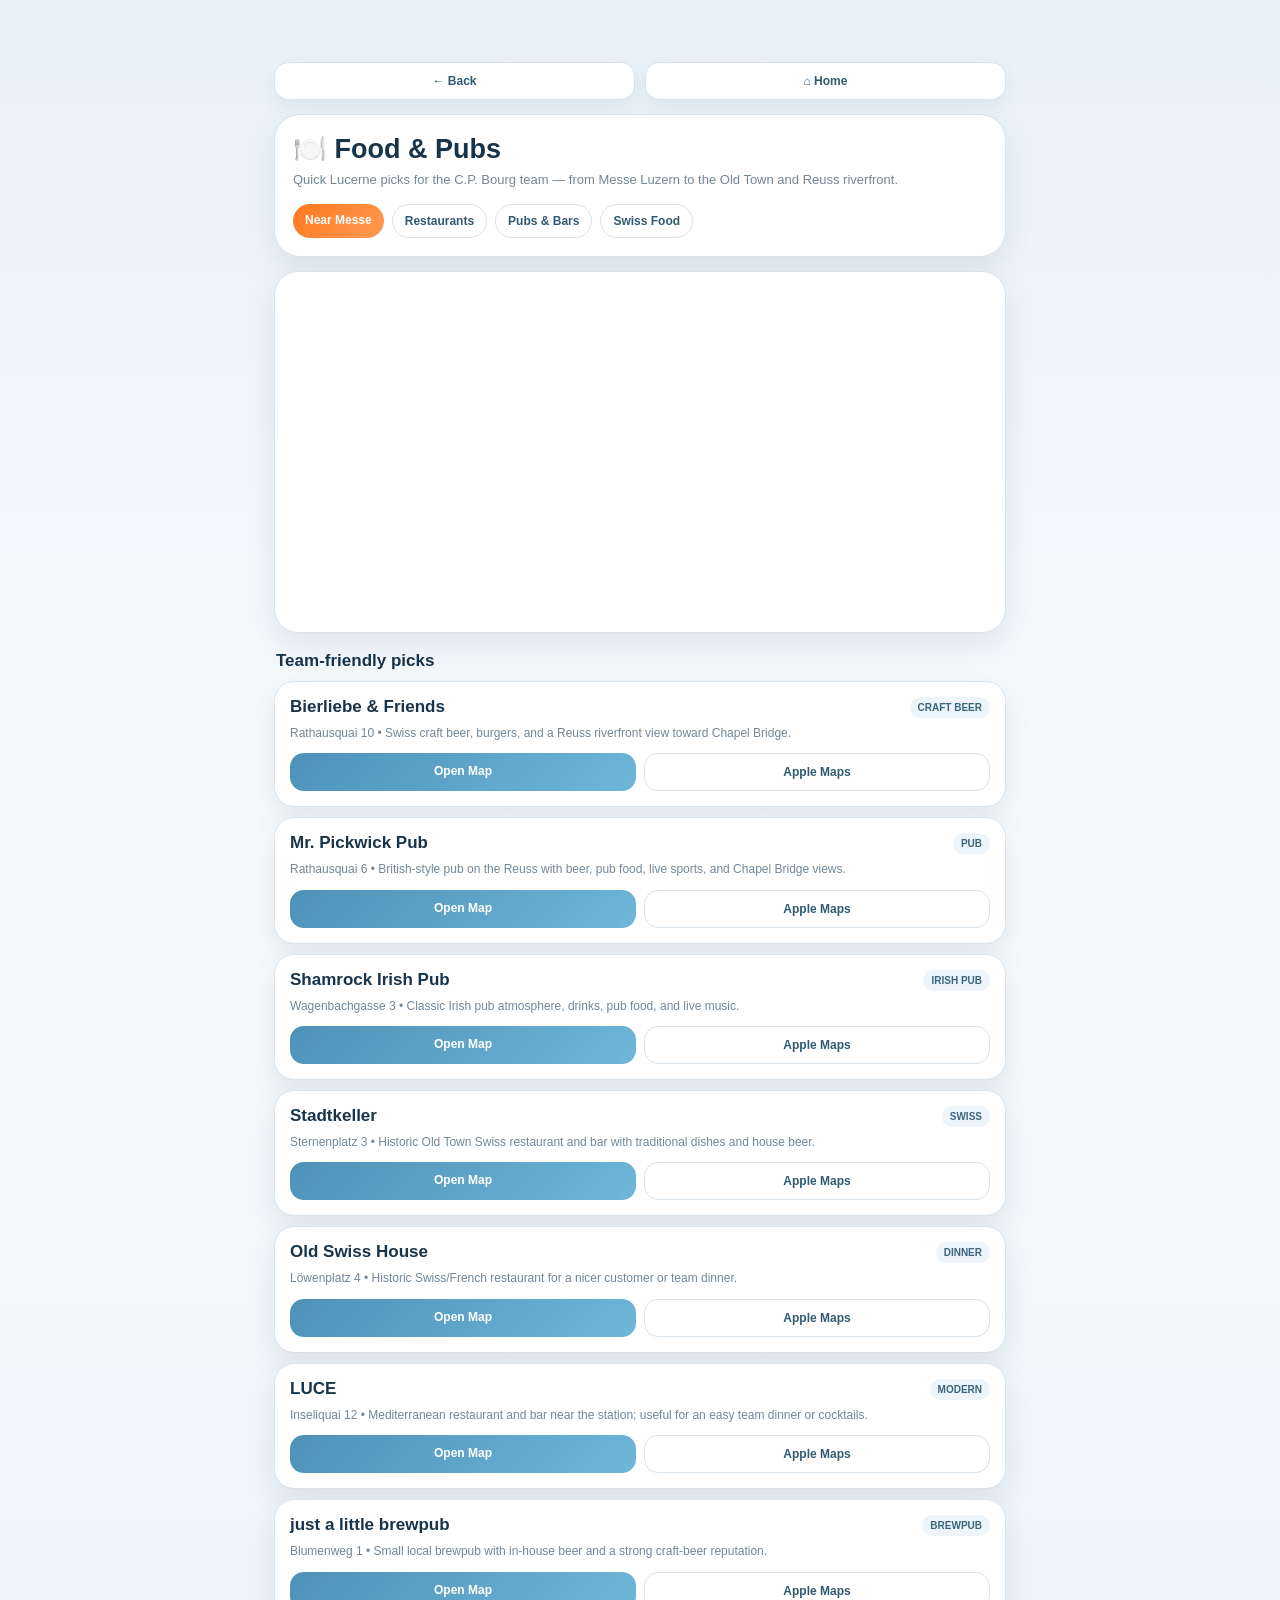
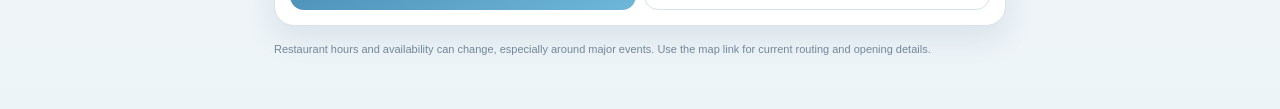
<file: hid27/food.html>
<!doctype html>
<html lang="en">
<head>
<meta charset="utf-8">
<meta name="viewport" content="width=device-width,initial-scale=1,viewport-fit=cover">
<meta name="theme-color" content="#eef7fb">
<title>Food & Pubs • HID27</title>
<style>
:root{--ink:#17344a;--muted:#71879a;--line:#d8e3eb;--orange:#ff781e;--shadow:0 12px 30px rgba(39,71,94,.10)}
*{box-sizing:border-box}body{margin:0;font-family:-apple-system,BlinkMacSystemFont,"Segoe UI",Roboto,Arial,sans-serif;color:var(--ink);background:linear-gradient(180deg,#e9f2f8,#f7fafc 50%,#edf4f8);min-height:100vh}.app{max-width:760px;margin:auto;padding:calc(62px + env(safe-area-inset-top)) 14px 40px}.topNav{display:grid;grid-template-columns:1fr 1fr;gap:10px;margin-bottom:14px}.navBtn{display:block;text-decoration:none;text-align:center;color:#315a72;background:#fff;border:1px solid var(--line);border-radius:14px;padding:11px 12px;font-size:12px;font-weight:900;box-shadow:0 6px 18px rgba(39,71,94,.08)}.hero{background:white;border:1px solid var(--line);border-radius:26px;padding:18px;box-shadow:var(--shadow);margin-bottom:14px}.hero h1{margin:0 0 6px;font-size:27px}.hero p{margin:0;color:var(--muted);line-height:1.45;font-size:13px}.chips{display:flex;gap:8px;flex-wrap:wrap;margin-top:14px}.chip{display:inline-block;text-decoration:none;border:1px solid var(--line);background:#fff;border-radius:999px;padding:9px 12px;font-size:12px;font-weight:800;color:#315a72}.chip.primary{background:linear-gradient(135deg,#ff781e,#ff9a54);color:#fff;border:0}.map{overflow:hidden;border-radius:24px;border:1px solid var(--line);box-shadow:var(--shadow);background:white;margin-bottom:14px}.map iframe{display:block;width:100%;height:360px;border:0}.sectionTitle{font-size:17px;margin:18px 2px 10px}.list{display:grid;gap:10px}.place{background:white;border:1px solid var(--line);border-radius:20px;padding:15px;box-shadow:var(--shadow)}.placeTop{display:flex;gap:10px;justify-content:space-between;align-items:flex-start}.place h2{font-size:17px;margin:0}.tag{font-size:10px;font-weight:900;border-radius:999px;padding:5px 8px;background:#edf5fa;color:#3b657e;white-space:nowrap}.place p{color:var(--muted);font-size:12px;line-height:1.45;margin:7px 0 11px}.actions{display:grid;grid-template-columns:1fr 1fr;gap:8px}.btn{display:block;text-decoration:none;text-align:center;border-radius:14px;padding:11px 10px;font-size:12px;font-weight:900;border:1px solid var(--line);background:#fff;color:#315a72}.btn.go{background:linear-gradient(135deg,#4d91b8,#6eb7d9);color:#fff;border:0}.note{color:var(--muted);font-size:11px;line-height:1.45;margin-top:16px}@media(max-width:480px){.map iframe{height:310px}.actions{grid-template-columns:1fr}}
</style>
</head>
<body><div class="app">
<div class="topNav"><a class="navBtn" href="javascript:history.back()">← Back</a><a class="navBtn" href="./">⌂ Home</a></div>
<div class="hero"><h1>🍽️ Food & Pubs</h1><p>Quick Lucerne picks for the C.P. Bourg team — from Messe Luzern to the Old Town and Reuss riverfront.</p><div class="chips"><a class="chip primary" href="https://www.google.com/maps/search/?api=1&query=restaurants+near+Messe+Luzern" target="_blank" rel="noopener">Near Messe</a><a class="chip" href="https://www.google.com/maps/search/?api=1&query=restaurants+Lucerne+Old+Town" target="_blank" rel="noopener">Restaurants</a><a class="chip" href="https://www.google.com/maps/search/?api=1&query=pubs+bars+Lucerne+Old+Town" target="_blank" rel="noopener">Pubs & Bars</a><a class="chip" href="https://www.google.com/maps/search/?api=1&query=Swiss+food+Lucerne" target="_blank" rel="noopener">Swiss Food</a></div></div>
<div class="map"><iframe loading="lazy" src="https://www.openstreetmap.org/export/embed.html?bbox=8.275%2C47.025%2C8.34%2C47.075&amp;layer=mapnik&amp;marker=47.0502%2C8.3093" title="Lucerne restaurant and pub area map"></iframe></div>
<h2 class="sectionTitle">Team-friendly picks</h2>
<div class="list">
<div class="place"><div class="placeTop"><h2>Bierliebe & Friends</h2><span class="tag">CRAFT BEER</span></div><p>Rathausquai 10 • Swiss craft beer, burgers, and a Reuss riverfront view toward Chapel Bridge.</p><div class="actions"><a class="btn go" href="https://www.google.com/maps/search/?api=1&query=Bierliebe+%26+Friends+Rathausquai+10+Luzern" target="_blank" rel="noopener">Open Map</a><a class="btn" href="https://maps.apple.com/?q=Bierliebe%20%26%20Friends%20Lucerne" target="_blank" rel="noopener">Apple Maps</a></div></div>
<div class="place"><div class="placeTop"><h2>Mr. Pickwick Pub</h2><span class="tag">PUB</span></div><p>Rathausquai 6 • British-style pub on the Reuss with beer, pub food, live sports, and Chapel Bridge views.</p><div class="actions"><a class="btn go" href="https://www.google.com/maps/search/?api=1&query=Mr+Pickwick+Pub+Rathausquai+6+Lucerne" target="_blank" rel="noopener">Open Map</a><a class="btn" href="https://maps.apple.com/?q=Mr.%20Pickwick%20Pub%20Lucerne" target="_blank" rel="noopener">Apple Maps</a></div></div>
<div class="place"><div class="placeTop"><h2>Shamrock Irish Pub</h2><span class="tag">IRISH PUB</span></div><p>Wagenbachgasse 3 • Classic Irish pub atmosphere, drinks, pub food, and live music.</p><div class="actions"><a class="btn go" href="https://www.google.com/maps/search/?api=1&query=Shamrock+Irish+Pub+Wagenbachgasse+3+Luzern" target="_blank" rel="noopener">Open Map</a><a class="btn" href="https://maps.apple.com/?q=Shamrock%20Irish%20Pub%20Lucerne" target="_blank" rel="noopener">Apple Maps</a></div></div>
<div class="place"><div class="placeTop"><h2>Stadtkeller</h2><span class="tag">SWISS</span></div><p>Sternenplatz 3 • Historic Old Town Swiss restaurant and bar with traditional dishes and house beer.</p><div class="actions"><a class="btn go" href="https://www.google.com/maps/search/?api=1&query=Restaurant+Stadtkeller+Sternenplatz+3+Luzern" target="_blank" rel="noopener">Open Map</a><a class="btn" href="https://maps.apple.com/?q=Restaurant%20Stadtkeller%20Lucerne" target="_blank" rel="noopener">Apple Maps</a></div></div>
<div class="place"><div class="placeTop"><h2>Old Swiss House</h2><span class="tag">DINNER</span></div><p>Löwenplatz 4 • Historic Swiss/French restaurant for a nicer customer or team dinner.</p><div class="actions"><a class="btn go" href="https://www.google.com/maps/search/?api=1&query=Old+Swiss+House+L%C3%B6wenplatz+4+Luzern" target="_blank" rel="noopener">Open Map</a><a class="btn" href="https://maps.apple.com/?q=Old%20Swiss%20House%20Lucerne" target="_blank" rel="noopener">Apple Maps</a></div></div>
<div class="place"><div class="placeTop"><h2>LUCE</h2><span class="tag">MODERN</span></div><p>Inseliquai 12 • Mediterranean restaurant and bar near the station; useful for an easy team dinner or cocktails.</p><div class="actions"><a class="btn go" href="https://www.google.com/maps/search/?api=1&query=LUCE+Inseliquai+12+Luzern" target="_blank" rel="noopener">Open Map</a><a class="btn" href="https://maps.apple.com/?q=LUCE%20Restaurant%20Lucerne" target="_blank" rel="noopener">Apple Maps</a></div></div>
<div class="place"><div class="placeTop"><h2>just a little brewpub</h2><span class="tag">BREWPUB</span></div><p>Blumenweg 1 • Small local brewpub with in-house beer and a strong craft-beer reputation.</p><div class="actions"><a class="btn go" href="https://www.google.com/maps/search/?api=1&query=just+a+little+brewpub+Blumenweg+1+Luzern" target="_blank" rel="noopener">Open Map</a><a class="btn" href="https://maps.apple.com/?q=just%20a%20little%20brewpub%20Lucerne" target="_blank" rel="noopener">Apple Maps</a></div></div>
</div>
<p class="note">Restaurant hours and availability can change, especially around major events. Use the map link for current routing and opening details.</p>
</div></body></html>
</file>
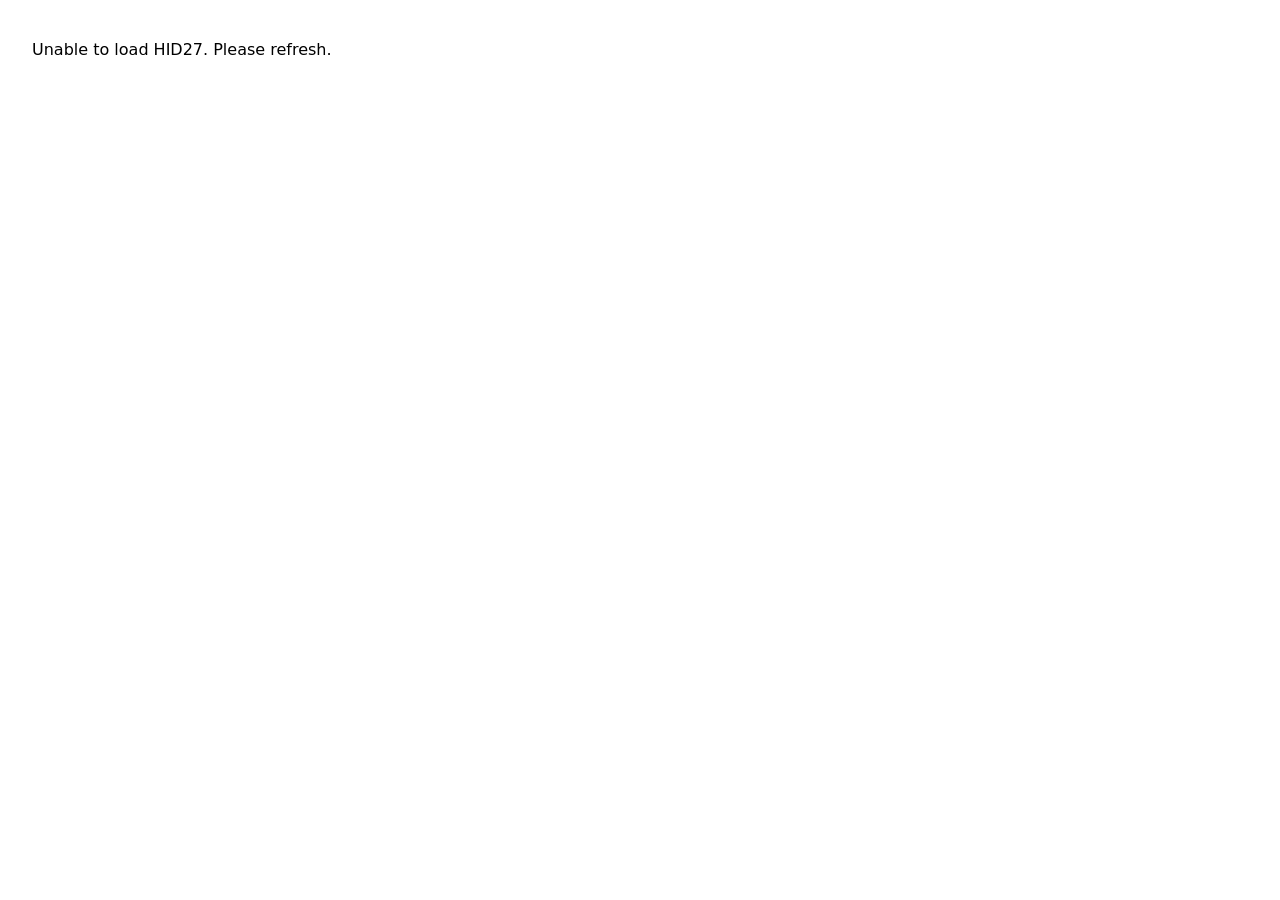
<file: hid27/v3.html>
<!doctype html><html><head><meta charset="utf-8"><meta name="viewport" content="width=device-width,initial-scale=1,viewport-fit=cover"><title>C.P. Bourg • HID27</title></head><body><script>(async()=>{try{if('serviceWorker' in navigator){const regs=await navigator.serviceWorker.getRegistrations();await Promise.all(regs.map(r=>r.unregister().catch(()=>false)));}const src='https://bme-productivity-calculator-emb64hb8y-dockzio.vercel.app/hid27/bright.html';let h=await (await fetch(src,{cache:'no-store'})).text();h=h.replace('</style>',`.photoChoice{display:grid;grid-template-columns:1fr 1fr;gap:10px;margin-top:14px}.photoChoice label{display:flex;align-items:center;justify-content:center;gap:8px;min-height:54px;border-radius:15px;font-size:14px;font-weight:900;cursor:pointer}.photoChoice .cameraChoice{background:linear-gradient(135deg,#4d91b8,#6eb7d9);color:#fff;box-shadow:0 8px 18px rgba(77,145,184,.18)}.photoChoice .galleryChoice{background:#fff;border:1px solid var(--line);color:#284f67}.photoChoice input{position:absolute;width:1px;height:1px;opacity:0;pointer-events:none}@media(max-width:420px){.photoChoice{grid-template-columns:1fr}}</style>`);h=h.replace('<label for="cardPhoto"><div class="cam">📷</div><strong>Take badge / card photo</strong><div class="muted">Tap to use camera or choose a photo</div></label><input id="cardPhoto" type="file" accept="image/*" capture="environment">','<div class="cam">📷</div><strong>Add badge / business card photo</strong><div class="muted">Choose how you want to add it.</div><div class="photoChoice"><label class="cameraChoice" for="cardPhoto">📷 Take Photo</label><label class="galleryChoice" for="galleryPhoto">🖼️ Existing Photo</label><input id="cardPhoto" type="file" accept="image/*" capture="environment"><input id="galleryPhoto" type="file" accept="image/*"></div>');h=h.replace("$('#cardPhoto').onchange=async e=>{let f=e.target.files[0];if(!f)return;let im=$('#photoPreview');im.src=URL.createObjectURL(f);im.style.display='block';$('#scanBtn').style.display='inline-block';state.photo=await compress(f);$('#scanStatus').textContent='Photo attached. Tap Scan text from photo.'};","async function usePhoto(f,label){if(!f)return;let im=$('#photoPreview');im.src=URL.createObjectURL(f);im.style.display='block';$('#scanBtn').style.display='inline-block';state.photo=await compress(f);$('#scanStatus').textContent=label+' attached. Tap Scan text from photo.'}$('#cardPhoto').onchange=e=>usePhoto(e.target.files[0],'New photo');$('#galleryPhoto').onchange=e=>usePhoto(e.target.files[0],'Existing photo');");h=h.replace("if('serviceWorker'in navigator)navigator.serviceWorker.register('./sw.js').catch(()=>{});","");document.open();document.write(h);document.close()}catch(e){document.body.innerHTML='<p style="font-family:system-ui;padding:24px">Unable to load HID27. Please refresh.</p>'}})()</script></body></html>
</file>
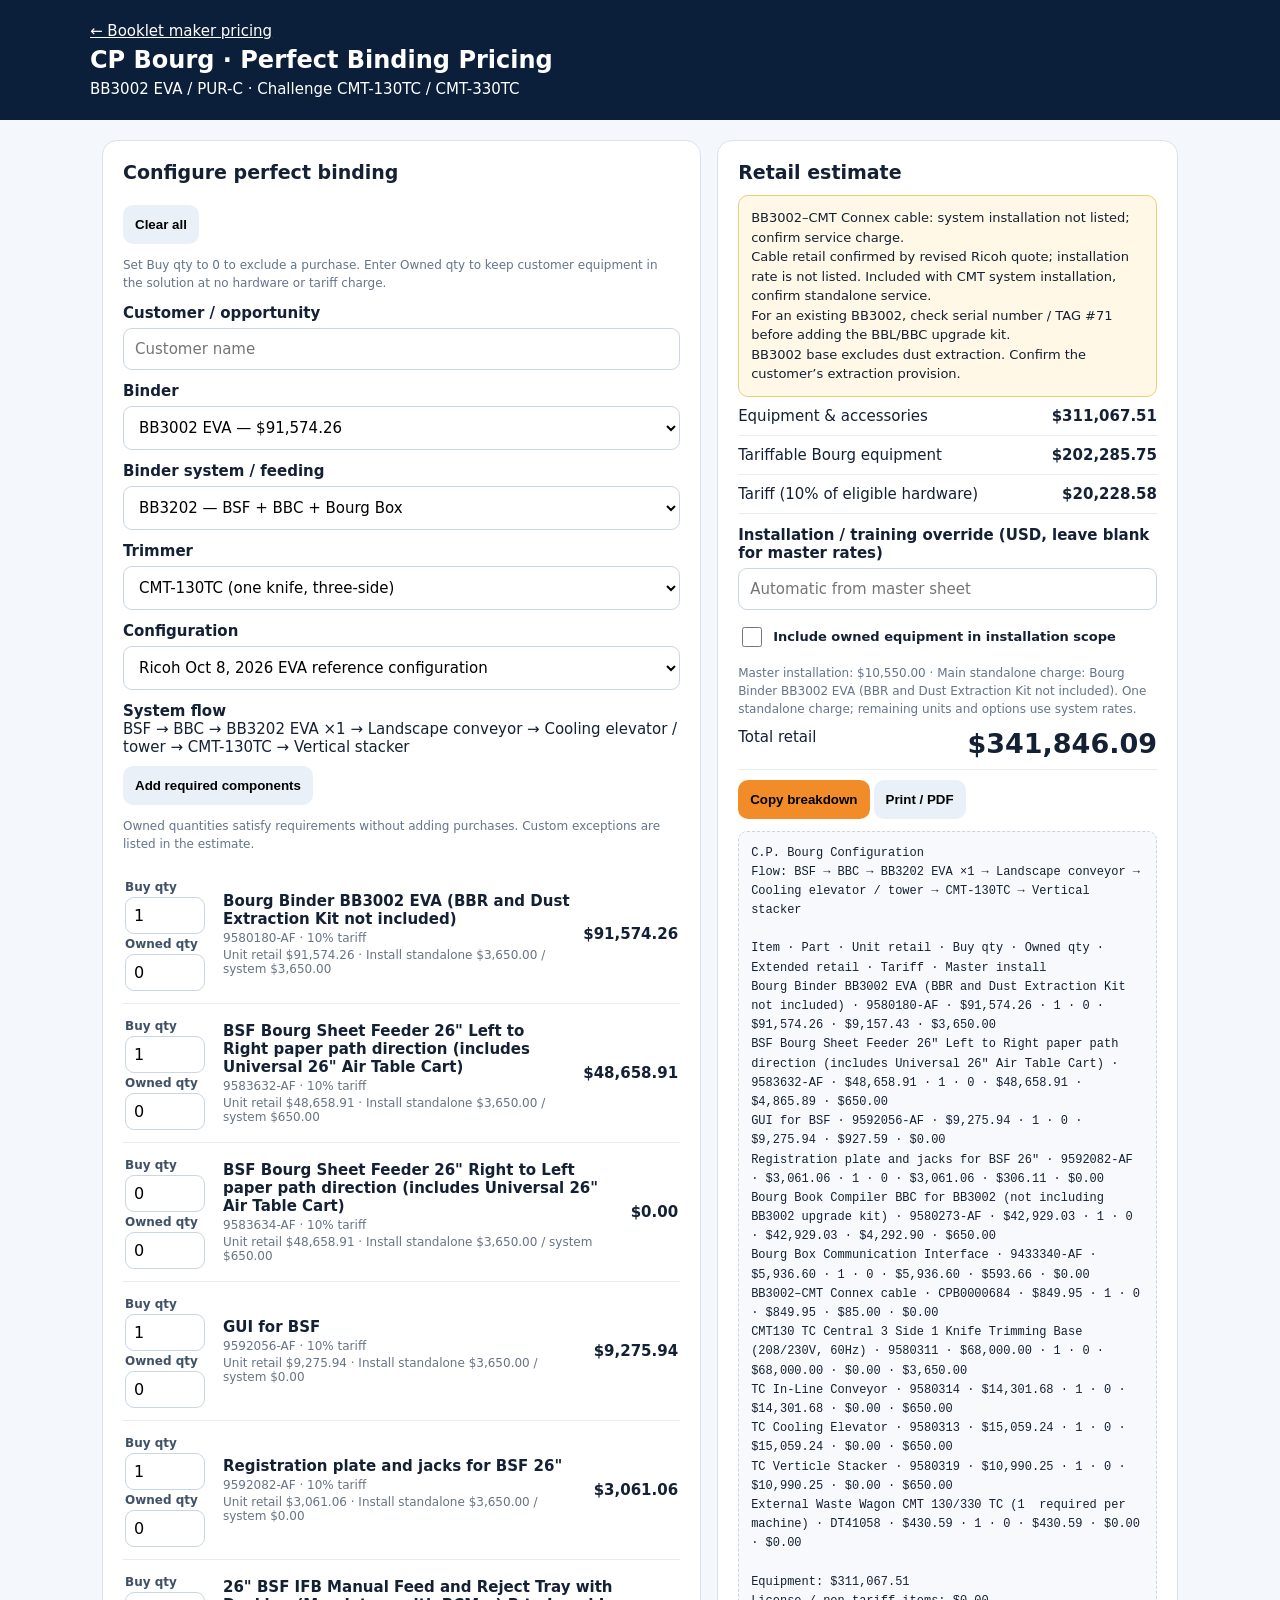
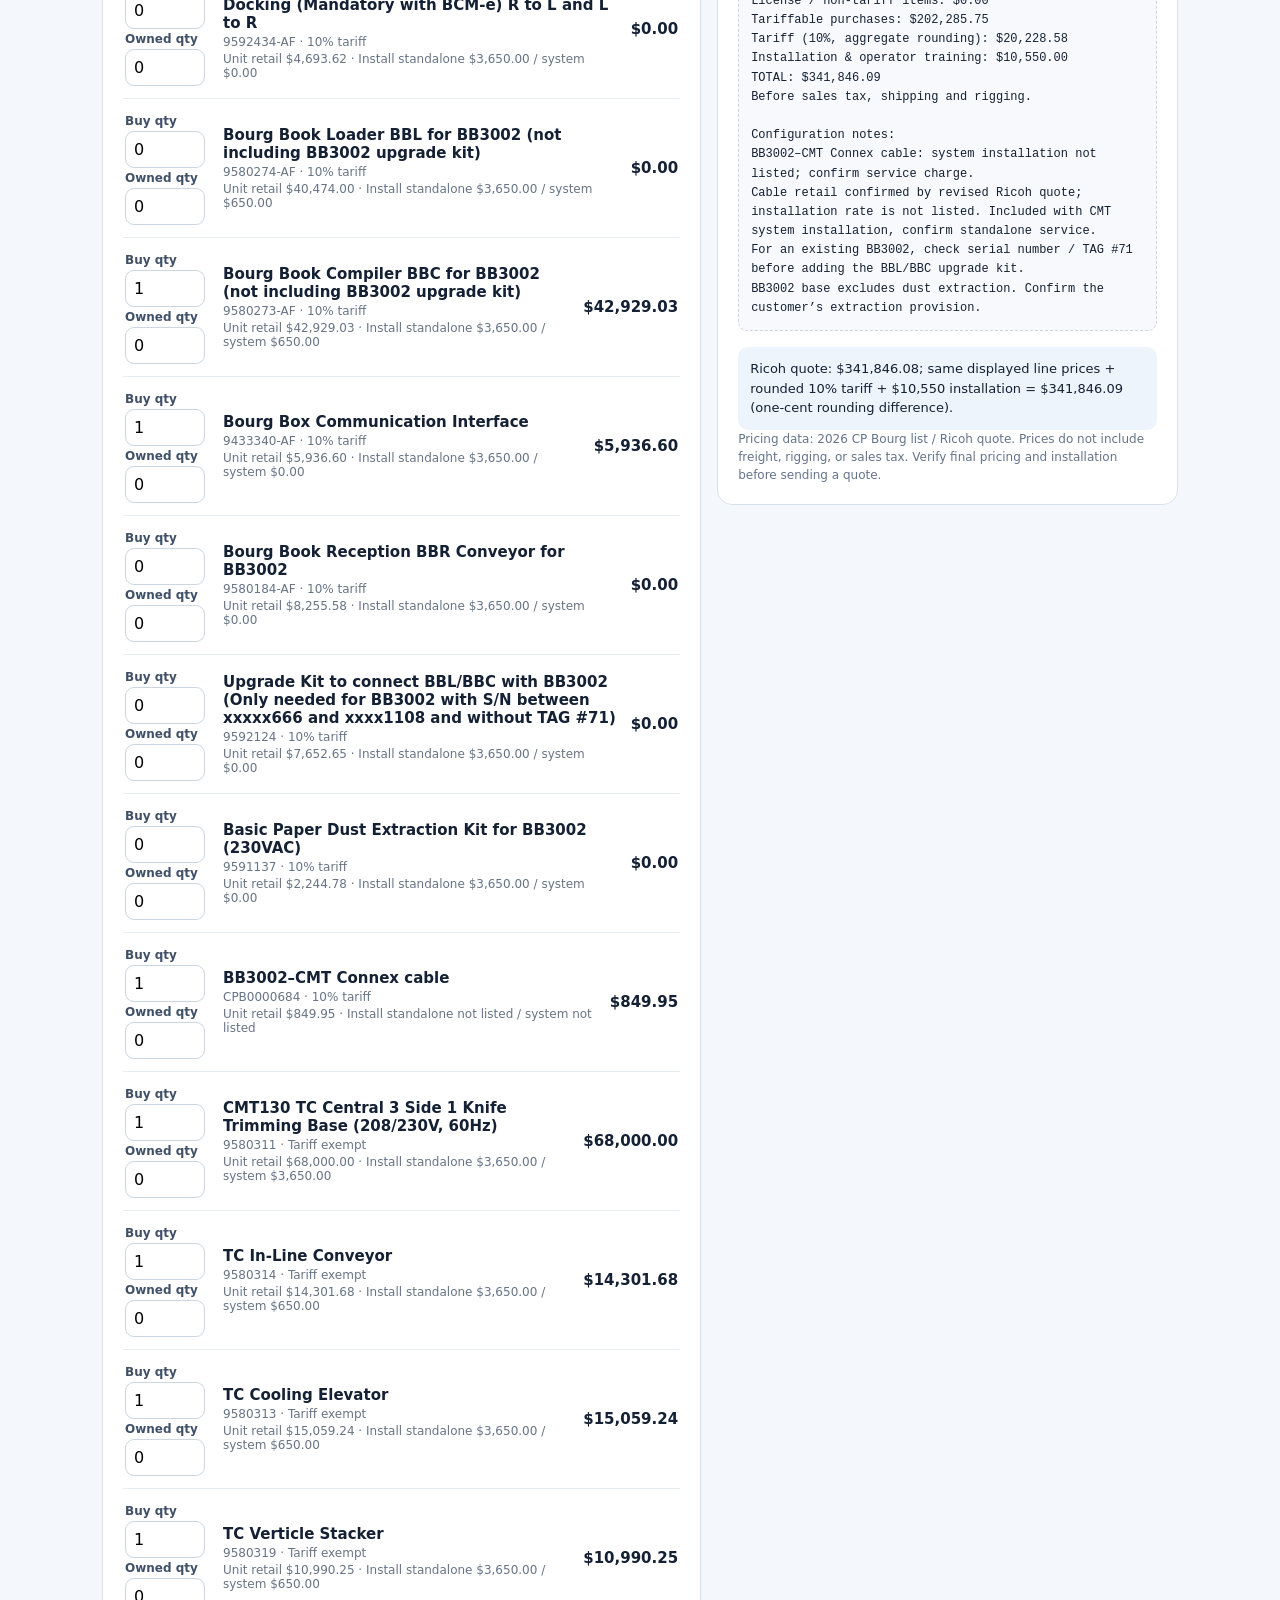
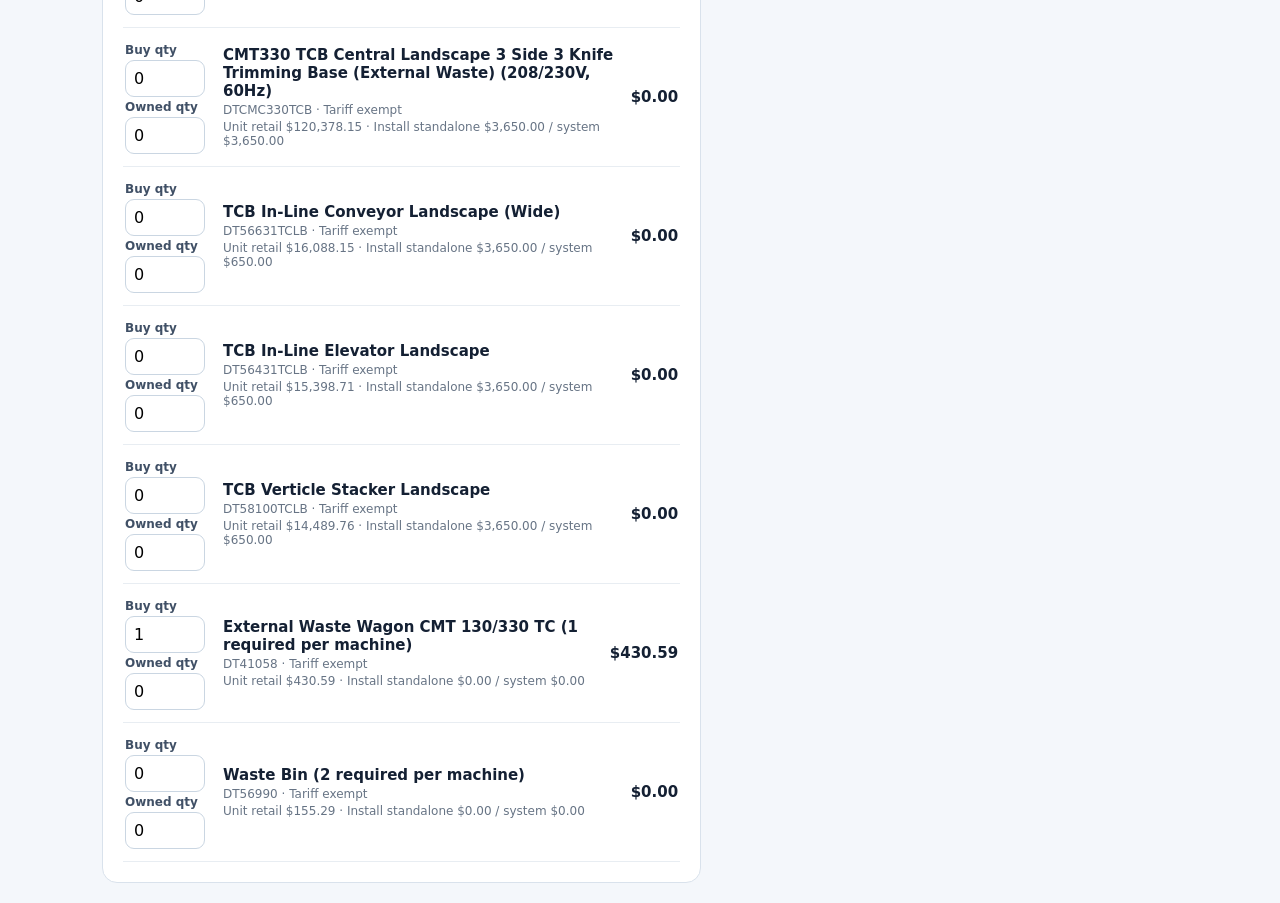
<file: pricing/perfect-binding.html>
<!doctype html><html lang="en"><head><meta charset="utf-8"><meta name="viewport" content="width=device-width,initial-scale=1"><meta name="theme-color" content="#0b1f3a"><title>CP Bourg Perfect Binder Pricing</title><style>
:root{--navy:#0b1f3a;--orange:#f28c28;--bg:#f4f7fb;--ink:#142033;--line:#d9e2ec}*{box-sizing:border-box}body{margin:0;background:var(--bg);font:15px system-ui,-apple-system,sans-serif;color:var(--ink)}header{background:var(--navy);color:#fff;padding:22px}header>div,main{max-width:1100px;margin:auto}header h1{margin:6px 0;font-size:24px}a{color:inherit}header a{color:#fff}main{padding:20px 12px;display:grid;grid-template-columns:1.3fr 1fr;gap:16px}.card{background:white;border:1px solid var(--line);padding:20px;border-radius:15px}.card h2{margin:0 0 12px;font-size:19px}.field{margin:12px 0;display:grid;gap:6px}label{font-weight:650}select,input{font:inherit;width:100%;padding:11px;border:1px solid #cad6e2;border-radius:9px;background:white}.item{display:grid;grid-template-columns:23px 1fr auto;gap:10px;align-items:center;padding:12px 2px;border-bottom:1px solid #e8edf2}.item input{width:20px;height:20px;accent-color:var(--orange)}small{display:block;color:#677485;font-size:12px;margin-top:3px}.money{white-space:nowrap;font-variant-numeric:tabular-nums;font-weight:750}section.group{margin-top:20px}section.group h3{font-size:15px;border-bottom:2px solid #e8edf2;padding-bottom:9px}.row{display:flex;justify-content:space-between;gap:10px;padding:10px 0;border-bottom:1px solid #e8edf2}.total{font-size:27px;font-weight:850}.alert{padding:12px;background:#fff8e7;border:1px solid #edcd76;border-radius:10px;font-size:13px;line-height:1.5}.ok{color:#086b3e}button{background:var(--orange);border:0;border-radius:10px;padding:12px;font-weight:800;cursor:pointer;margin:10px 4px 0 0}.secondary{background:#eaf0f7}pre{white-space:pre-wrap;font:12px/1.6 ui-monospace,monospace;overflow-wrap:anywhere;background:#f7f9fc;padding:12px;border:1px dashed #ccd5df;border-radius:9px}.muted{font-size:12px;color:#64748b}aside .card{position:sticky;top:12px}@media(max-width:780px){main{grid-template-columns:1fr}aside .card{position:static}.item{grid-template-columns:22px 1fr}.item .money{grid-column:2}}@media print{header,button,section.config{display:none}main{display:block}aside .card{border:0}}

.item{grid-template-columns:88px minmax(0,1fr) auto}.item .quantity-field input{width:80px;height:auto;padding:8px;font-size:16px}.quantity-field label{display:block;font-size:12px;color:#405066;font-weight:700;margin:3px 0}.item .money,.item .price{white-space:normal}.service-scope{display:flex;align-items:center;gap:8px;font-size:13px;margin:14px 0}.service-scope input{width:20px;height:20px}.warning,.alert{white-space:pre-line}.muted{line-height:1.5}#reference{margin-top:16px;padding:12px;background:#eef4fb;border-radius:10px;font-size:13px;line-height:1.5}#inputError{color:#8c1d18;background:#fff0ee}[hidden]{display:none!important}@media(max-width:520px){.item{grid-template-columns:88px minmax(0,1fr)}.item .price,.item .money{grid-column:2;text-align:left}}
</style><link rel="icon" href="/icon.svg" type="image/svg+xml"></head><body data-pricing="binding"><header><div><a href="/pricing/">← Booklet maker pricing</a><h1>CP Bourg · Perfect Binding Pricing</h1><div>BB3002 EVA / PUR-C · Challenge CMT-130TC / CMT-330TC</div></div></header><main><section class="card config"><h2>Configure perfect binding</h2><button class="secondary" id="resetBtn">Clear all</button><p class="muted">Set Buy qty to 0 to exclude a purchase. Enter Owned qty to keep customer equipment in the solution at no hardware or tariff charge.</p><div class="field"><label>Customer / opportunity</label><input id="customer" placeholder="Customer name"></div>
<div class="field"><label>Binder</label><select id="binder"><option value="eva">BB3002 EVA — $91,574.26</option><option value="pur">BB3002 PUR-C — $133,059.59</option></select></div>
<div class="field"><label for="source">Binder system / feeding</label><select id="source"><option value="manual">BB3002 — manual book-block feeding</option><option value="loader">BB3102 — BBL book-block loader</option><option value="printer">BB3202 — printer + BBC + Bourg Box</option><option value="bsf">BB3202 — BSF + BBC + Bourg Box</option></select></div><div class="field"><label>Trimmer</label><select id="trimmer"><option value="130">CMT-130TC (one knife, three-side)</option><option value="330">CMT-330TC (three knife, three-side)</option><option value="none">No CMT trimmer</option></select></div>
<div class="field"><label>Configuration</label><select id="preset"><option value="ricoh">Ricoh Oct 8, 2026 EVA reference configuration</option><option value="basic">Binder only</option><option value="custom">Custom</option></select></div>
<div class="flow"><b>System flow</b><div id="flowline"></div></div><button id="required" class="secondary">Add required components</button><p class="muted">Owned quantities satisfy requirements without adding purchases. Custom exceptions are listed in the estimate.</p><div id="parts"></div></section><aside><div class="card"><h2>Retail estimate</h2><div id="status" class="alert"></div><div class="row"><span>Equipment & accessories</span><b id="equipment"></b></div><div class="row"><span>Tariffable Bourg equipment</span><b id="taxbase"></b></div><div class="row"><span>Tariff (10% of eligible hardware)</span><b id="tariff"></b></div><div class="field"><label for="installation">Installation / training override (USD, leave blank for master rates)</label><input id="installation" type="number" min="0" step=".01" placeholder="Automatic from master sheet"></div><label class="service-scope"><input id="includeExisting" type="checkbox"> Include owned equipment in installation scope</label><div class="muted sub" id="autoInstall"></div><div class="warning alert" id="inputError" role="alert" hidden></div><div class="row"><span>Total retail</span><span class="total" id="total"></span></div><button id="copy">Copy breakdown</button><button class="secondary" onclick="window.print()">Print / PDF</button><pre id="breakdown"></pre><div id="reference"></div><div class="muted">Pricing data: 2026 CP Bourg list / Ricoh quote. Prices do not include freight, rigging, or sales tax. Verify final pricing and installation before sending a quote.</div></div></aside></main>
<script src="catalog.js"></script><script src="pricing-engine.js"></script><script src="configurator.js"></script></body></html>
</file>
